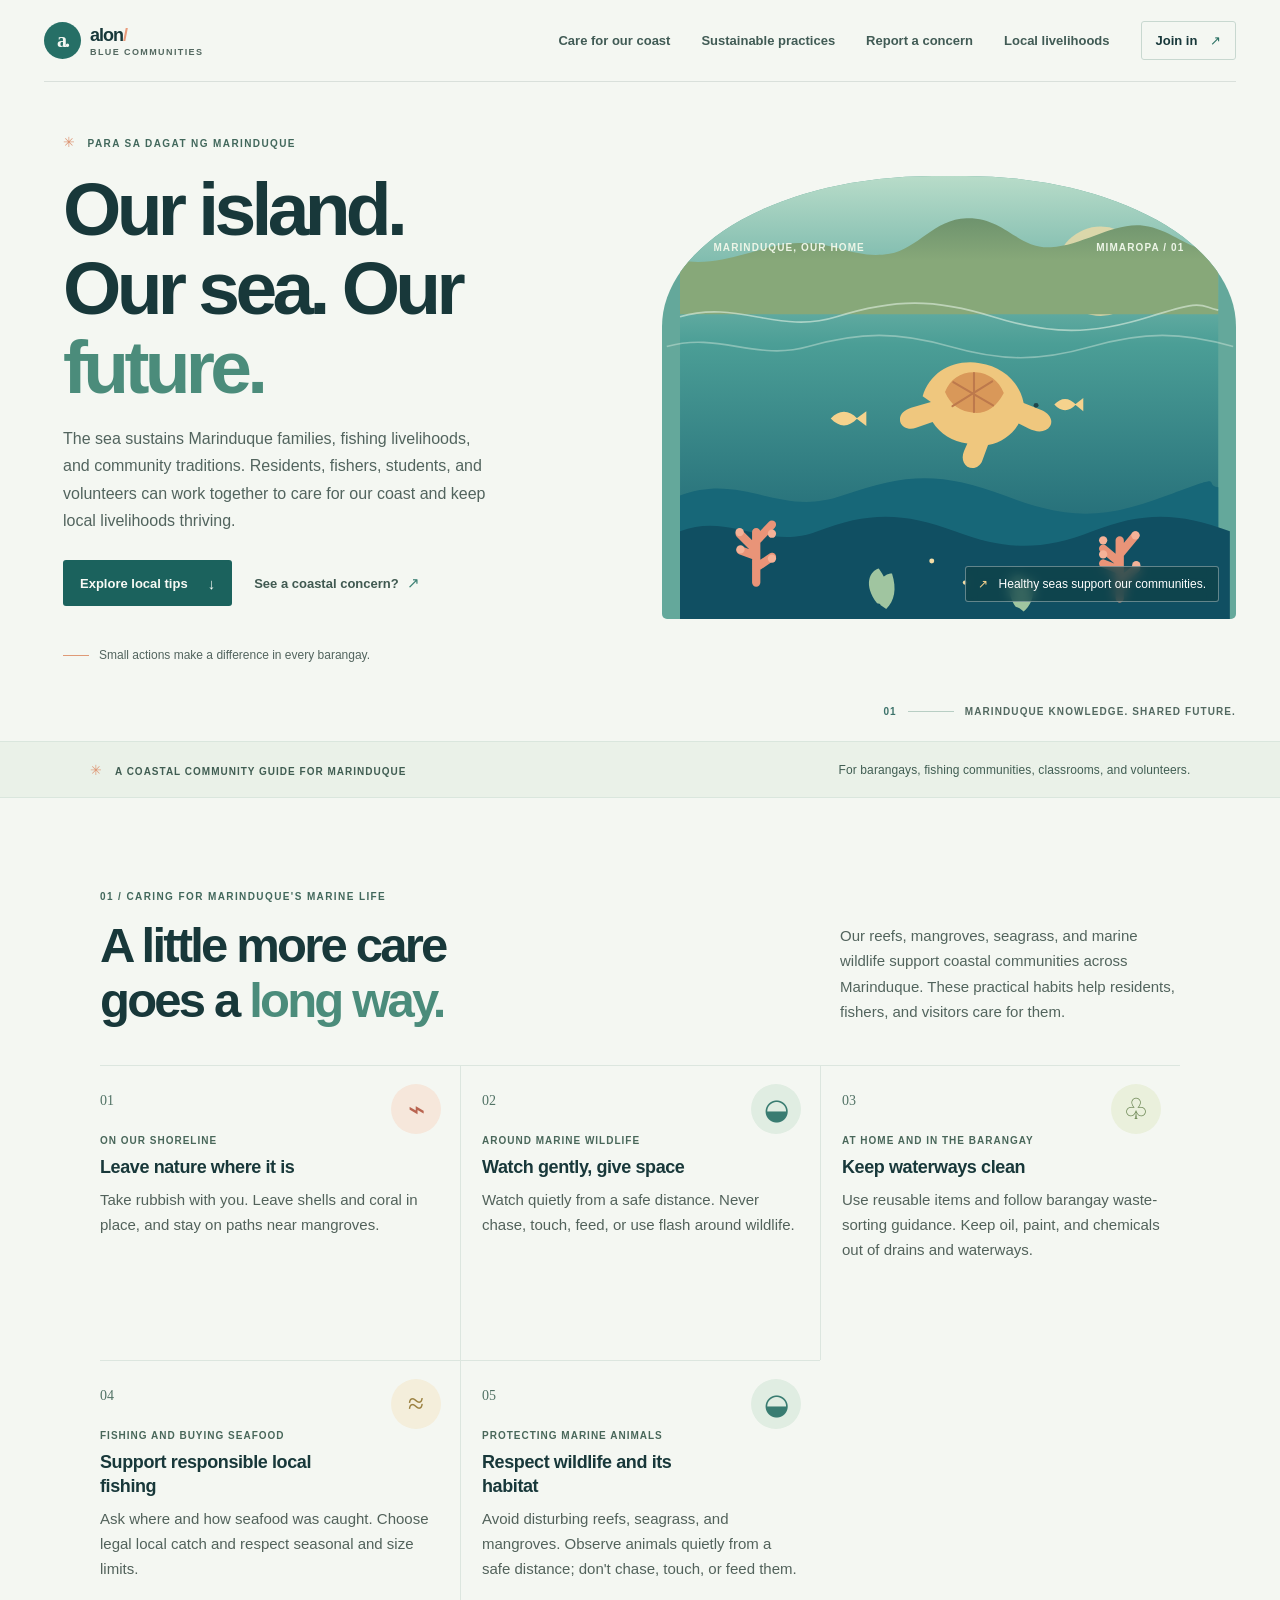
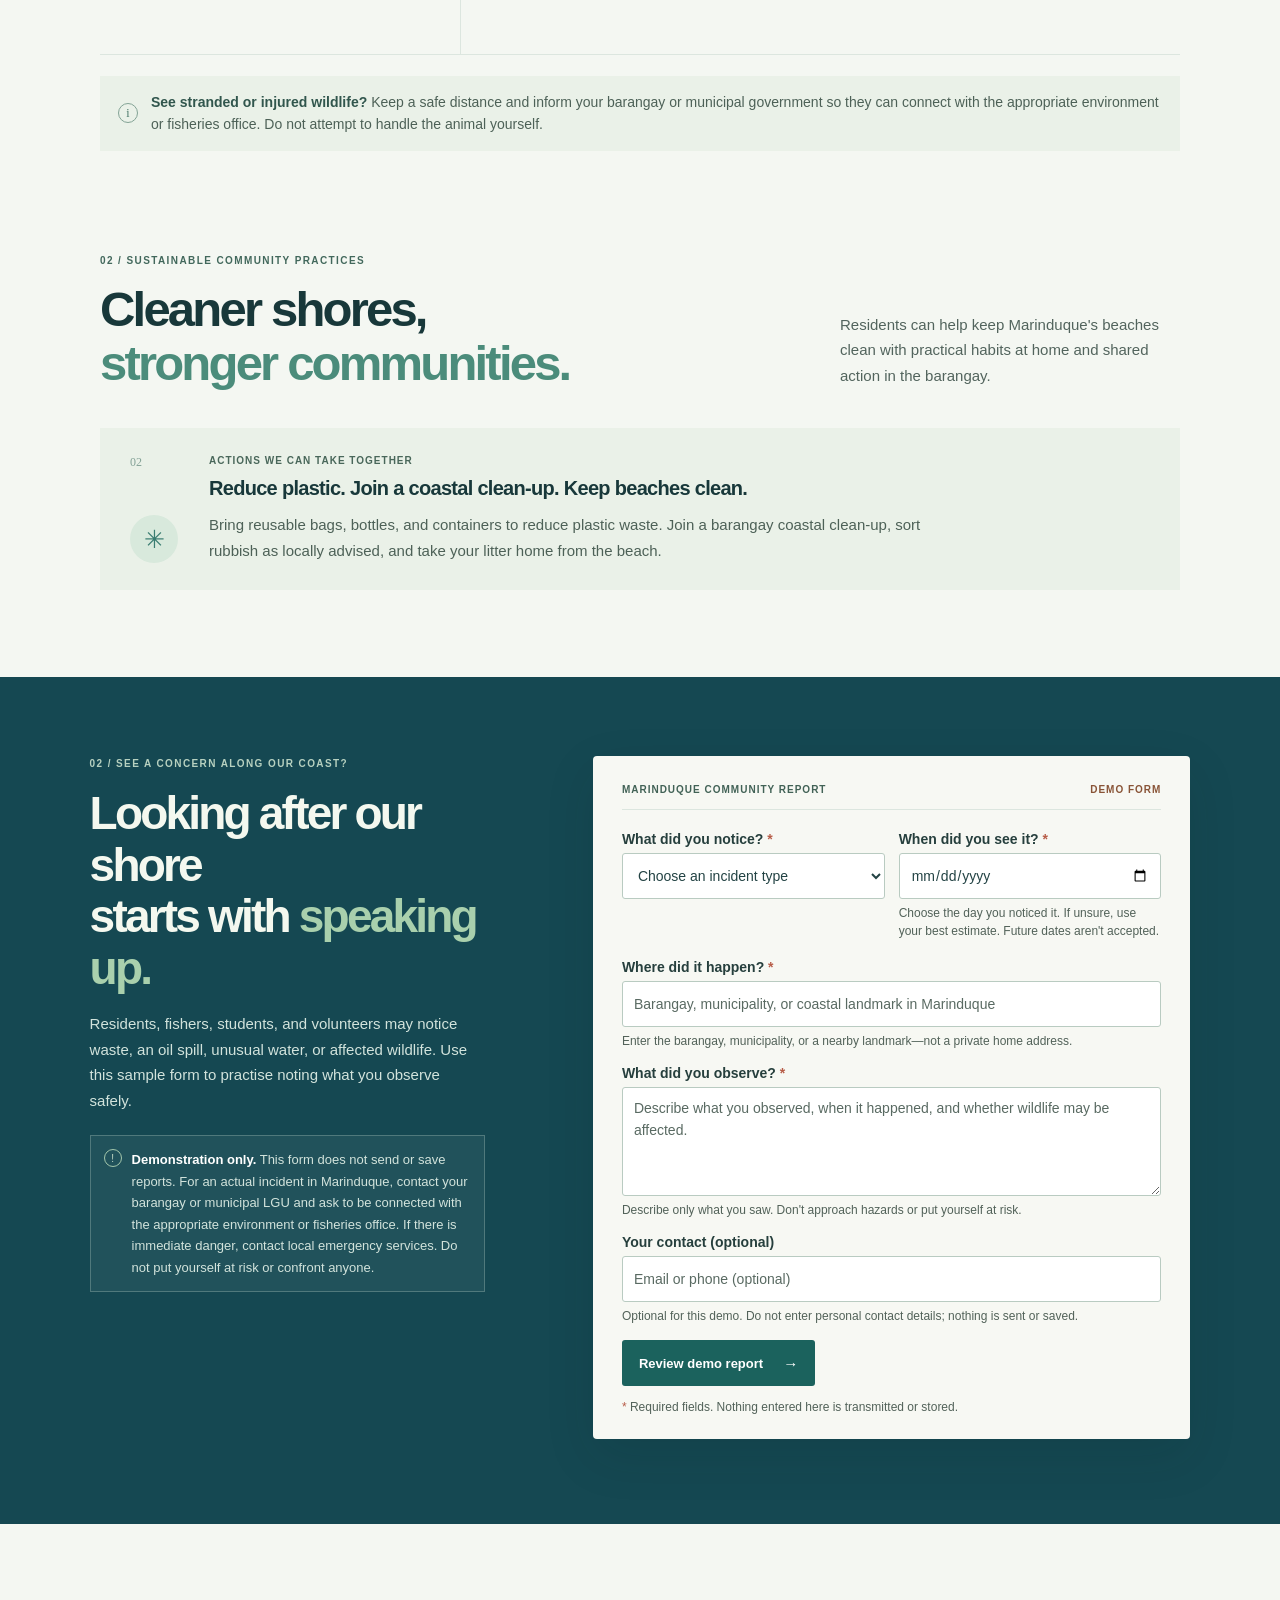
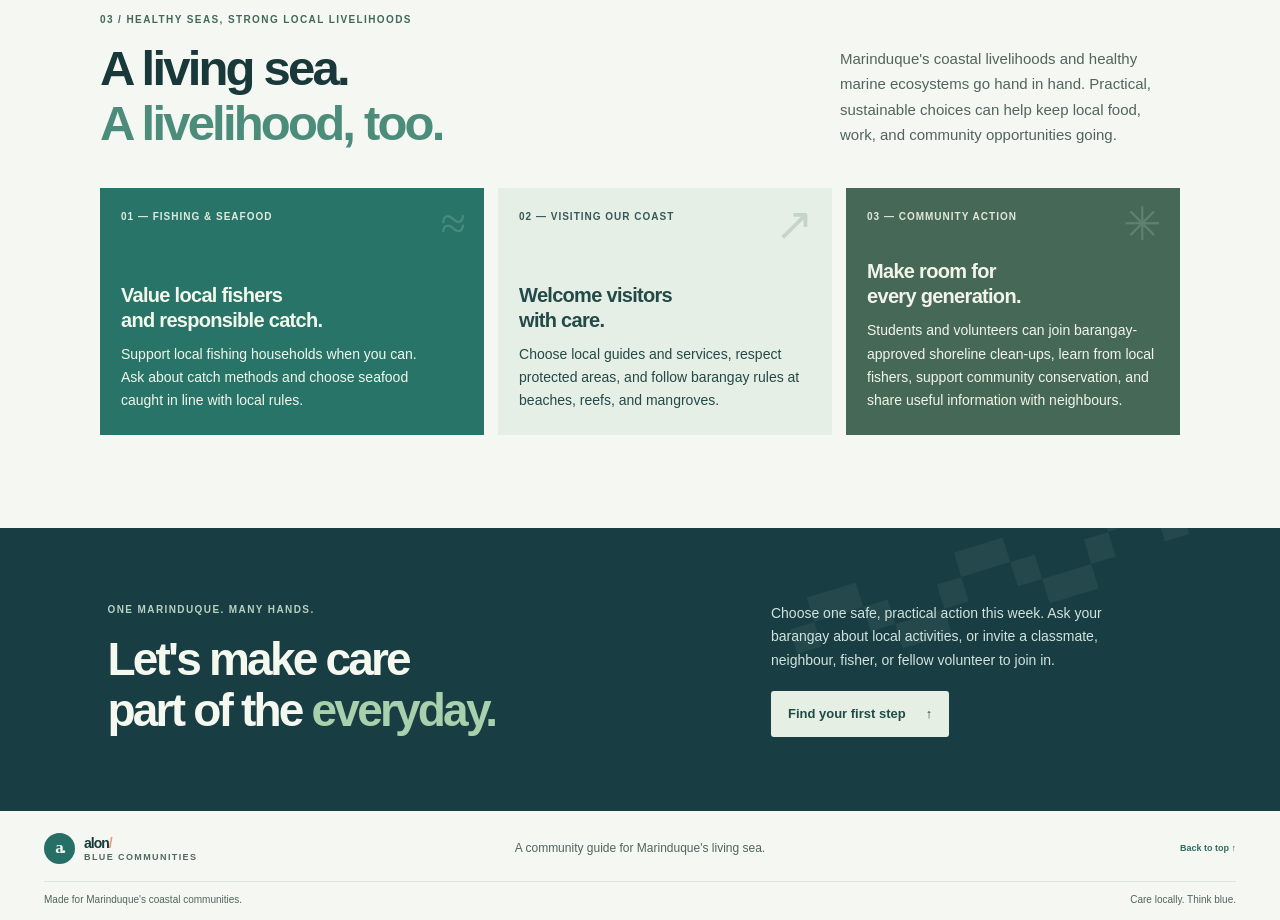
<file: index.html>
<!doctype html>
<html lang="en">
<head>
  <meta charset="utf-8">
  <meta name="viewport" content="width=device-width, initial-scale=1">
  <meta name="theme-color" content="#f4f7f2">
  <meta name="description" content="A practical guide for Marinduque coastal communities, fishers, students, and volunteers to care for marine life, report pollution, and support local livelihoods.">
  <title>Alon — Marinduque Coastal Communities</title>
  <link rel="stylesheet" href="style.css">
  <script src="script.js" defer></script>
</head>
<body>
  <a class="skip-link" href="#main">Skip to content</a>
  <header class="site-header">
    <a class="brand" href="#home" aria-label="Alon home">
      <span class="brand-symbol" aria-hidden="true">a.</span>
      <span>alon<span class="brand-period">/</span><small>BLUE COMMUNITIES</small></span>
    </a>
    <button class="menu-toggle" type="button" aria-expanded="false" aria-controls="primary-nav">
      <span class="menu-icon" aria-hidden="true"></span><span class="menu-label">Menu</span>
    </button>
    <nav class="primary-nav" id="primary-nav" aria-label="Main navigation">
      <a href="#conservation">Care for our coast</a>
      <a href="#sustainable-practices">Sustainable practices</a>
      <a href="#report">Report a concern</a>
      <a href="#blue-economy">Local livelihoods</a>
      <a class="nav-cta" href="#community">Join in <span aria-hidden="true">↗</span></a>
    </nav>
  </header>

  <main id="main">
    <section class="hero" id="home" aria-labelledby="hero-title">
      <div class="hero-copy">
        <p class="eyebrow"><span class="eyebrow-mark" aria-hidden="true">✳</span> PARA SA DAGAT NG MARINDUQUE</p>
        <h1 id="hero-title">Our island.<br>Our sea. Our <span>future.</span></h1>
        <p class="hero-intro">The sea sustains Marinduque families, fishing livelihoods, and community traditions. Residents, fishers, students, and volunteers can work together to care for our coast and keep local livelihoods thriving.</p>
        <div class="hero-actions">
          <a class="button button-dark" href="#conservation">Explore local tips <span aria-hidden="true">↓</span></a>
          <a class="button-text" href="#report">See a coastal concern? <span aria-hidden="true">↗</span></a>
        </div>
        <div class="hero-note"><span class="note-line" aria-hidden="true"></span> Small actions make a difference in every barangay.</div>
      </div>
      <div class="hero-visual" role="img" aria-label="Illustration of Marinduque island waters, a sea turtle, fish, and coral">
        <div class="visual-topline"><span>MARINDUQUE, OUR HOME</span><span>MIMAROPA / 01</span></div>
        <svg class="seascape" viewBox="0 0 650 535" aria-hidden="true" focusable="false">
          <defs>
            <linearGradient id="water" x1="325" y1="0" x2="325" y2="535" gradientUnits="userSpaceOnUse"><stop stop-color="#B8DCC9"/><stop offset=".38" stop-color="#4B9E96"/><stop offset="1" stop-color="#12566A"/></linearGradient>
            <linearGradient id="island" x1="325" y1="0" x2="325" y2="102" gradientUnits="userSpaceOnUse"><stop stop-color="#557E62"/><stop offset="1" stop-color="#87A879"/></linearGradient>
          </defs>
          <path fill="url(#water)" d="M0 0h650v535H0z"/>
          <circle cx="508" cy="115" r="54" fill="#F3DDA6" opacity=".75"/>
          <path d="M0 102c56 9 95-20 143-21 48-1 69 20 110 13 34-6 54-42 93-43 47-1 61 37 102 35 39-2 76-31 112-26 37 5 55 33 90 29v78H0v-65Z" fill="url(#island)"/>
          <path d="M0 170c70-21 119 22 189 0s119-22 189 0 119 22 189 0 59-13 83-8" fill="none" stroke="#E5F3E5" stroke-opacity=".58" stroke-width="2"/>
          <path d="M-16 206c63-18 108 18 171 0s108-18 171 0 108 18 171 0 108-18 171 0" fill="none" stroke="#E5F3E5" stroke-opacity=".4" stroke-width="2"/>
          <g transform="translate(262 223)">
            <path d="M31 43C40 13 69-2 100 3c28 4 48 23 53 48l22 9c9 4 14 12 10 19-5 8-16 8-26 3l-12-6c-8 14-21 23-37 26l-7 19c-3 8-11 11-18 7-6-4-7-12-4-19l4-9c-18-2-33-12-42-26l-20 7c-8 3-17 0-19-7-2-8 4-14 13-17l24-7Z" fill="#EFC77E"/>
            <path d="M58 38c6-16 20-25 37-24 16 1 28 10 34 25-9 17-21 25-36 24-16-1-28-9-35-25Z" fill="#D99859"/>
            <path d="M93 15v47m-25-36 48 28m-49 1 48-30" stroke="#BD794C" stroke-width="2.5" stroke-linecap="round"/>
            <circle cx="168" cy="54" r="3" fill="#20464B"/>
          </g>
          <g fill="#F5D28D"><path d="M182 293c10-11 22-11 32 0-10 11-22 11-32 0Zm31 0 12-9v18l-12-9Z"/><path d="M452 276c8-9 18-9 26 0-8 9-18 9-26 0Zm25 0 10-8v16l-10-8Z"/></g>
          <path d="M0 386c76-29 120 27 196 0s120-29 196 0 120 29 196 0 42-14 62-10v159H0V386Z" fill="#176778"/>
          <path d="M0 429c61-23 105 24 166 0s105-23 166 0 105 24 166 0 105-23 166 0v106H0V429Z" fill="#104F62"/>
          <g stroke="#E99478" stroke-width="10" stroke-linecap="round">
            <path d="M92 491v-61m0 22-20-20m20 9 19-20m-19 38-19-7m19 21 19-13"/>
            <path d="M531 510v-70m0 27-20-17m20 7 19-23m-19 42-20-8m20 22 20-16"/>
          </g>
          <g fill="#F5B298"><circle cx="72" cy="430" r="5"/><circle cx="111" cy="432" r="5"/><circle cx="73" cy="451" r="5"/><circle cx="111" cy="462" r="5"/><circle cx="511" cy="440" r="5"/><circle cx="550" cy="434" r="5"/><circle cx="511" cy="457" r="5"/><circle cx="551" cy="470" r="5"/></g>
          <g fill="#A0C5A0"><path d="M238 516c-17-22-9-39 2-42 12 16 14 30 7 44Zm4 2c-8-26 3-38 14-38 6 19 3 33-7 43Z"/><path d="M405 520c-14-23-6-37 5-39 9 16 9 29 0 41Zm5 2c-5-24 5-35 15-34 4 17 0 29-10 38Z"/></g>
          <circle cx="304" cy="465" r="3" fill="#F3DDA6"/><circle cx="344" cy="491" r="2.5" fill="#F3DDA6"/>
        </svg>
        <div class="visual-caption"><span aria-hidden="true">↗</span> Healthy seas support our communities.</div>
      </div>
      <div class="hero-index"><span>01</span><span class="index-rule"></span><span>MARINDUQUE KNOWLEDGE. SHARED FUTURE.</span></div>
    </section>

    <section class="intro-strip" aria-label="About this community guide">
      <p><span class="strip-star" aria-hidden="true">✳</span> A COASTAL COMMUNITY GUIDE FOR MARINDUQUE</p>
      <p>For barangays, fishing communities, classrooms, and volunteers.</p>
    </section>

    <section class="conservation section-pad" id="conservation" aria-labelledby="conservation-title">
      <div class="section-heading">
        <div><p class="eyebrow">01 / Caring for Marinduque's marine life</p><h2 id="conservation-title">A little more care<br>goes a <span>long way.</span></h2></div>
        <p class="heading-aside">Our reefs, mangroves, seagrass, and marine wildlife support coastal communities across Marinduque. These practical habits help residents, fishers, and visitors care for them.</p>
      </div>
      <div class="tip-grid">
        <article class="tip-card">
          <span class="tip-number">01</span><span class="tip-illustration coral-illustration" aria-hidden="true">⌁</span>
          <p class="tip-tag">ON OUR SHORELINE</p><h3>Leave nature where it is</h3>
          <p>Take rubbish with you. Leave shells and coral in place, and stay on paths near mangroves.</p>
        </article>
        <article class="tip-card">
          <span class="tip-number">02</span><span class="tip-illustration turtle-illustration" aria-hidden="true">◒</span>
          <p class="tip-tag">AROUND MARINE WILDLIFE</p><h3>Watch gently, give space</h3>
          <p>Watch quietly from a safe distance. Never chase, touch, feed, or use flash around wildlife.</p>
        </article>
        <article class="tip-card">
          <span class="tip-number">03</span><span class="tip-illustration mangrove-illustration" aria-hidden="true">♧</span>
          <p class="tip-tag">AT HOME AND IN THE BARANGAY</p><h3>Keep waterways clean</h3>
          <p>Use reusable items and follow barangay waste-sorting guidance. Keep oil, paint, and chemicals out of drains and waterways.</p>
        </article>
        <article class="tip-card">
          <span class="tip-number">04</span><span class="tip-illustration fish-illustration" aria-hidden="true">≈</span>
          <p class="tip-tag">FISHING AND BUYING SEAFOOD</p><h3>Support responsible local fishing</h3>
          <p>Ask where and how seafood was caught. Choose legal local catch and respect seasonal and size limits.</p>
        </article>
        <article class="tip-card">
          <span class="tip-number">05</span><span class="tip-illustration turtle-illustration" aria-hidden="true">◒</span>
          <p class="tip-tag">PROTECTING MARINE ANIMALS</p><h3>Respect wildlife and its habitat</h3>
          <p>Avoid disturbing reefs, seagrass, and mangroves. Observe animals quietly from a safe distance; don't chase, touch, or feed them.</p>
        </article>
      </div>
      <aside class="safety-note"><span class="safety-icon" aria-hidden="true">i</span><p><strong>See stranded or injured wildlife?</strong> Keep a safe distance and inform your barangay or municipal government so they can connect with the appropriate environment or fisheries office. Do not attempt to handle the animal yourself.</p></aside>
    </section>

    <section class="sustainable-practices section-pad" id="sustainable-practices" aria-labelledby="sustainable-title">
      <div class="section-heading">
        <div><p class="eyebrow">02 / Sustainable community practices</p><h2 id="sustainable-title">Cleaner shores,<br><span>stronger communities.</span></h2></div>
        <p class="heading-aside">Residents can help keep Marinduque's beaches clean with practical habits at home and shared action in the barangay.</p>
      </div>
      <article class="practice-feature">
        <span class="practice-number" aria-hidden="true">02</span>
        <div class="practice-icon" aria-hidden="true">✳</div>
        <div class="practice-copy">
          <p class="tip-tag">ACTIONS WE CAN TAKE TOGETHER</p>
          <h3>Reduce plastic. Join a coastal clean-up. Keep beaches clean.</h3>
          <p>Bring reusable bags, bottles, and containers to reduce plastic waste. Join a barangay coastal clean-up, sort rubbish as locally advised, and take your litter home from the beach.</p>
        </div>
      </article>
    </section>

    <section class="report-section" id="report" aria-labelledby="report-title">
      <div class="report-layout">
        <div class="report-copy">
          <p class="eyebrow eyebrow-light">02 / See a concern along our coast?</p>
          <h2 id="report-title">Looking after our shore<br>starts with <span>speaking up.</span></h2>
          <p>Residents, fishers, students, and volunteers may notice waste, an oil spill, unusual water, or affected wildlife. Use this sample form to practise noting what you observe safely.</p>
          <div class="report-disclaimer"><span aria-hidden="true">!</span><p><strong>Demonstration only.</strong> This form does not send or save reports. For an actual incident in Marinduque, contact your barangay or municipal LGU and ask to be connected with the appropriate environment or fisheries office. If there is immediate danger, contact local emergency services. Do not put yourself at risk or confront anyone.</p></div>
        </div>
        <form class="report-form" id="pollution-form" novalidate>
          <div class="form-heading"><span class="form-step">MARINDUQUE COMMUNITY REPORT</span><span class="form-demo">DEMO FORM</span></div>
          <div class="field-row">
            <div class="field">
              <label for="incident-type">What did you notice? <span aria-hidden="true">*</span></label>
              <select id="incident-type" name="incidentType" required aria-describedby="incident-type-error">
                <option value="">Choose an incident type</option>
                <option value="Plastic or solid waste">Plastic or solid waste</option>
                <option value="Oil or chemical spill">Oil or chemical spill</option>
                <option value="Wastewater or unusual discharge">Wastewater or unusual discharge</option>
                <option value="Fish or wildlife affected">Fish or wildlife affected</option>
                <option value="Other pollution concern">Other pollution concern</option>
              </select>
              <span class="field-error" id="incident-type-error"></span>
            </div>
            <div class="field">
              <label for="incident-date">When did you see it? <span aria-hidden="true">*</span></label>
              <input id="incident-date" name="incidentDate" type="date" required aria-describedby="incident-date-help incident-date-error">
              <span class="field-help" id="incident-date-help">Choose the day you noticed it. If unsure, use your best estimate. Future dates aren't accepted.</span>
              <span class="field-error" id="incident-date-error"></span>
            </div>
          </div>
          <div class="field">
            <label for="incident-location">Where did it happen? <span aria-hidden="true">*</span></label>
            <input id="incident-location" name="location" type="text" placeholder="Barangay, municipality, or coastal landmark in Marinduque" required minlength="3" maxlength="120" aria-describedby="incident-location-help incident-location-error">
            <span class="field-help" id="incident-location-help">Enter the barangay, municipality, or a nearby landmark—not a private home address.</span>
            <span class="field-error" id="incident-location-error"></span>
          </div>
          <div class="field">
            <label for="incident-details">What did you observe? <span aria-hidden="true">*</span></label>
            <textarea id="incident-details" name="details" rows="4" placeholder="Describe what you observed, when it happened, and whether wildlife may be affected." required minlength="10" maxlength="1000" aria-describedby="incident-details-help incident-details-error"></textarea>
            <span class="field-help" id="incident-details-help">Describe only what you saw. Don't approach hazards or put yourself at risk.</span>
            <span class="field-error" id="incident-details-error"></span>
          </div>
          <div class="field">
            <label for="reporter-contact">Your contact (optional)</label>
            <input id="reporter-contact" name="contact" type="text" maxlength="120" aria-describedby="contact-help" placeholder="Email or phone (optional)">
            <span class="field-help" id="contact-help">Optional for this demo. Do not enter personal contact details; nothing is sent or saved.</span>
          </div>
          <button class="button button-submit" type="submit">Review demo report <span aria-hidden="true">→</span></button>
          <p class="required-note"><span aria-hidden="true">*</span> Required fields. Nothing entered here is transmitted or stored.</p>
          <div class="form-status" id="form-status" role="status" aria-live="polite" tabindex="-1" hidden></div>
        </form>
      </div>
    </section>

    <section class="blue-economy section-pad" id="blue-economy" aria-labelledby="economy-title">
      <div class="section-heading">
        <div><p class="eyebrow">03 / Healthy seas, strong local livelihoods</p><h2 id="economy-title">A living sea.<br><span>A livelihood, too.</span></h2></div>
        <p class="heading-aside">Marinduque's coastal livelihoods and healthy marine ecosystems go hand in hand. Practical, sustainable choices can help keep local food, work, and community opportunities going.</p>
      </div>
      <div class="economy-grid">
        <article class="economy-card economy-main">
          <span class="economy-index">01 — FISHING & SEAFOOD</span><span class="economy-symbol" aria-hidden="true">≈</span>
          <h3>Value local fishers<br>and responsible catch.</h3><p>Support local fishing households when you can. Ask about catch methods and choose seafood caught in line with local rules.</p>
        </article>
        <article class="economy-card economy-tourism">
          <span class="economy-index">02 — VISITING OUR COAST</span><span class="economy-symbol" aria-hidden="true">↗</span>
          <h3>Welcome visitors<br>with care.</h3><p>Choose local guides and services, respect protected areas, and follow barangay rules at beaches, reefs, and mangroves.</p>
        </article>
        <article class="economy-card economy-community">
          <span class="economy-index">03 — COMMUNITY ACTION</span><span class="economy-symbol" aria-hidden="true">✳</span>
          <h3>Make room for<br>every generation.</h3><p>Students and volunteers can join barangay-approved shoreline clean-ups, learn from local fishers, support community conservation, and share useful information with neighbours.</p>
        </article>
      </div>
    </section>

    <section class="action-band" id="community" aria-labelledby="action-title">
      <div class="action-band-copy"><p class="eyebrow eyebrow-light">One Marinduque. Many hands.</p><h2 id="action-title">Let's make care<br>part of the <span>everyday.</span></h2></div>
      <div class="action-band-right"><p>Choose one safe, practical action this week. Ask your barangay about local activities, or invite a classmate, neighbour, fisher, or fellow volunteer to join in.</p><a class="button button-light" href="#conservation">Find your first step <span aria-hidden="true">↑</span></a></div>
      <span class="band-decoration" aria-hidden="true">〰</span>
    </section>
  </main>

  <footer class="site-footer">
    <a class="brand footer-brand" href="#home" aria-label="Alon, back to top"><span class="brand-symbol" aria-hidden="true">a.</span><span>alon<span class="brand-period">/</span><small>BLUE COMMUNITIES</small></span></a>
    <p>A community guide for Marinduque's living sea.</p>
    <a class="back-top" href="#home">Back to top ↑</a>
    <div class="footer-bottom"><span>Made for Marinduque's coastal communities.</span><span>Care locally. Think blue.</span></div>
  </footer>
</body>
</html>
</file>
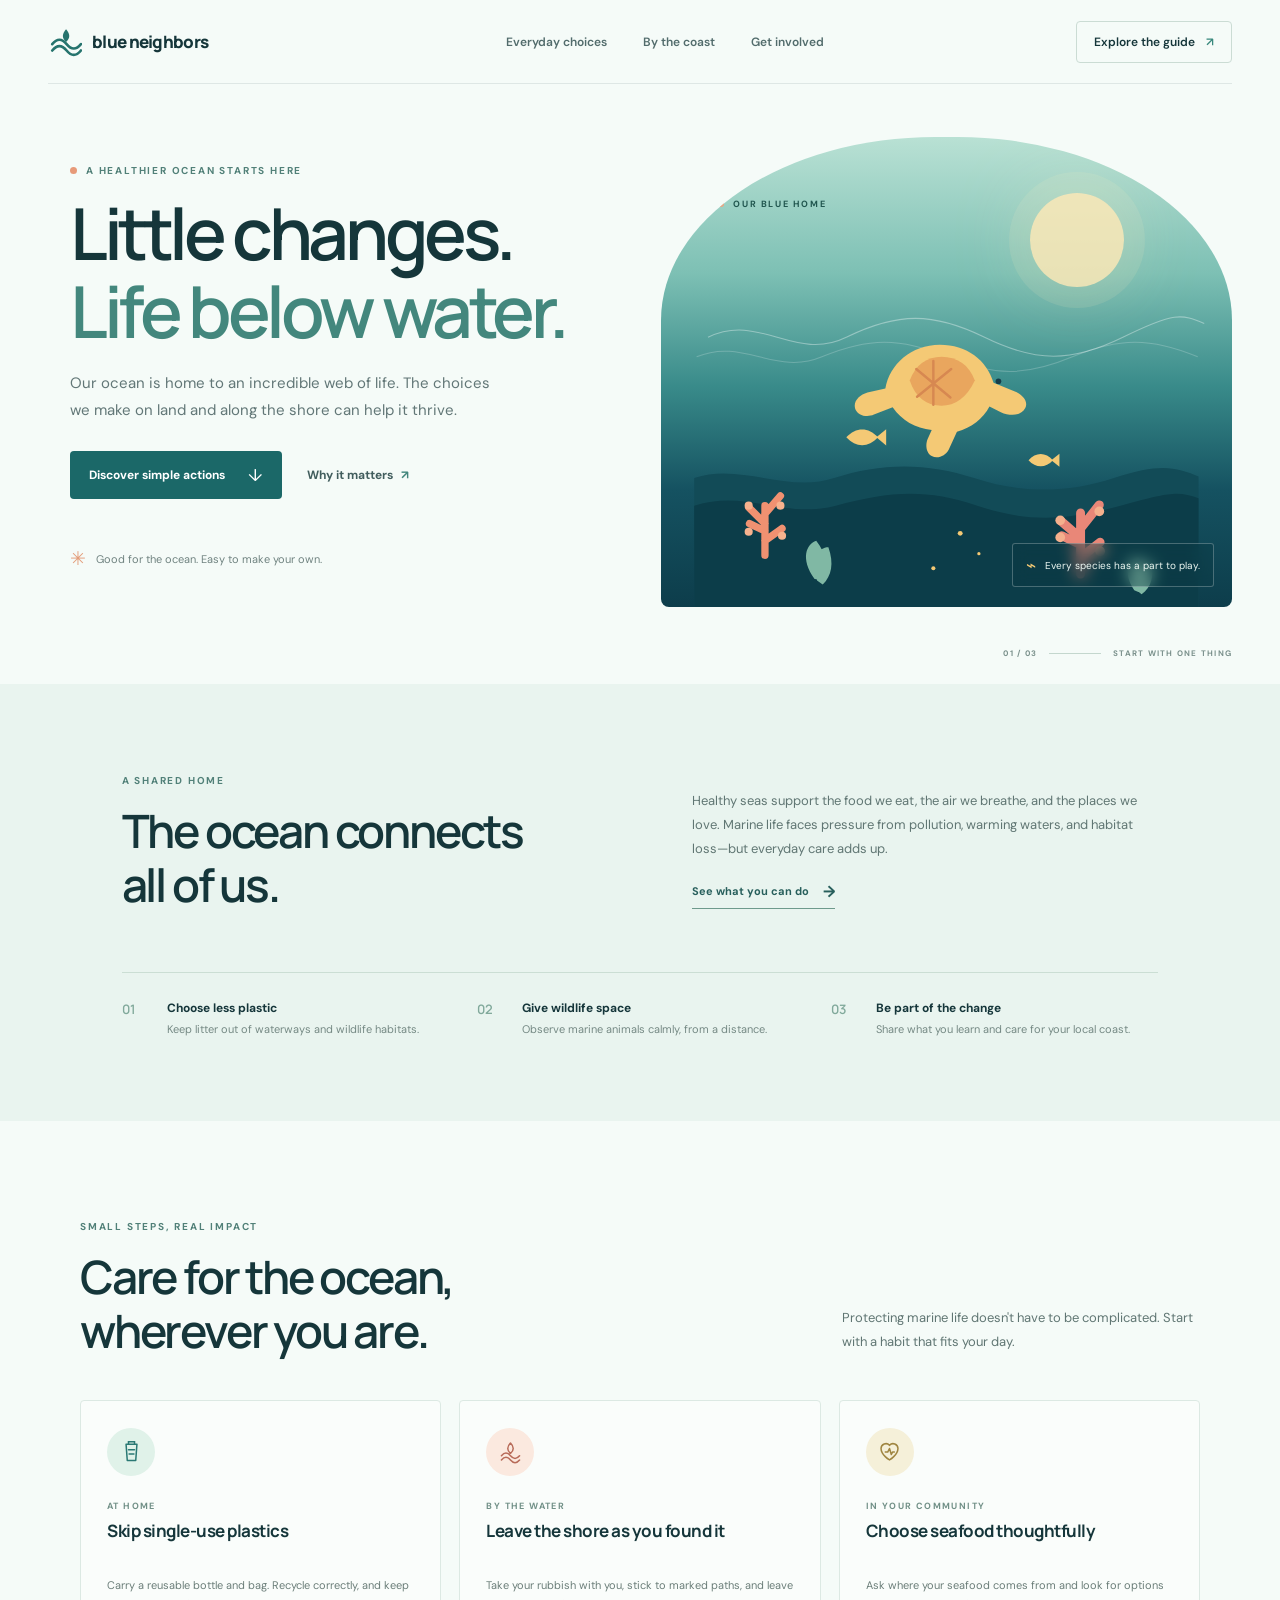
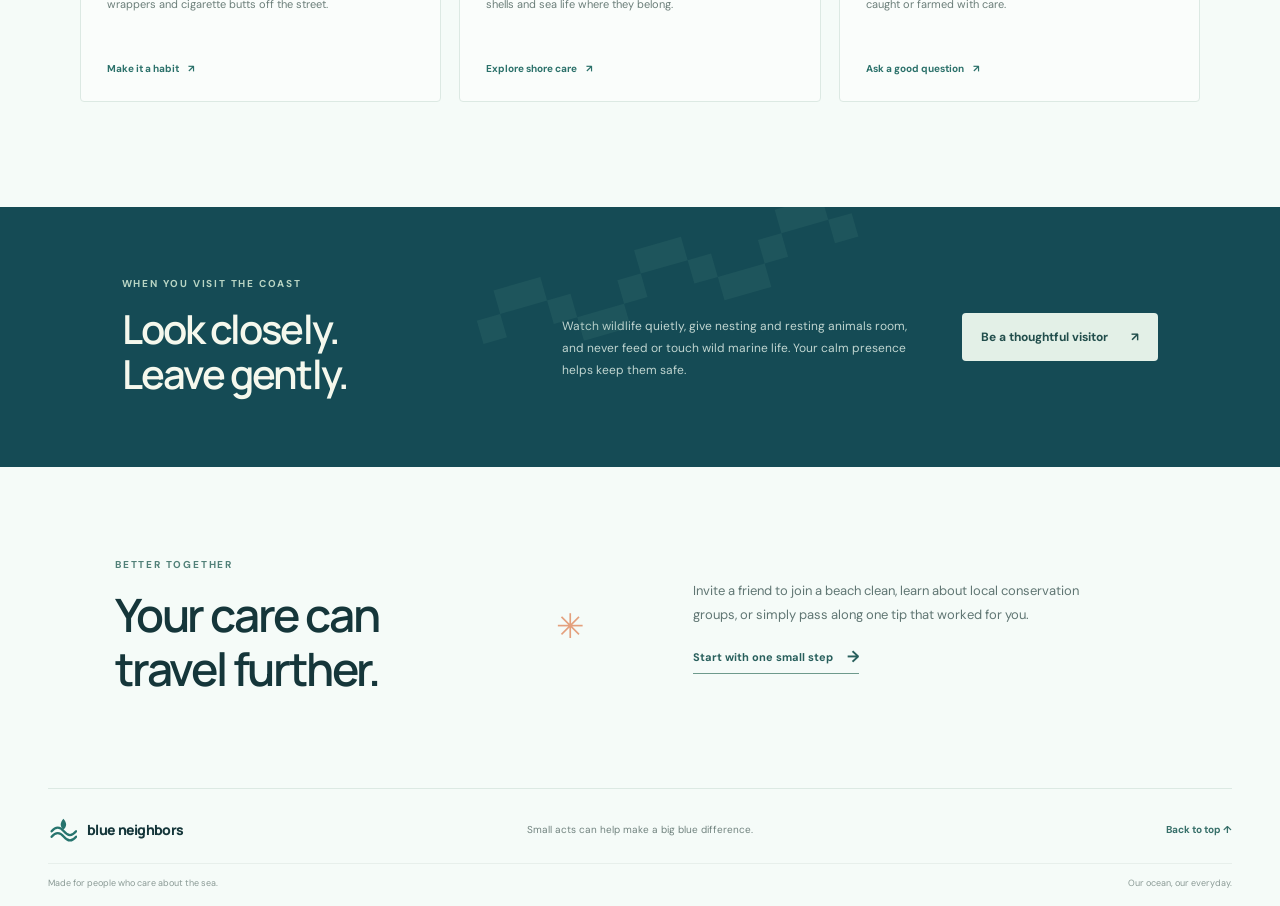
<file: outputs/task#2/index.html>
<!doctype html>
<html lang="en">
<head>
  <meta charset="utf-8">
  <meta name="viewport" content="width=device-width, initial-scale=1">
  <meta name="theme-color" content="#f5fbf8">
  <meta name="description" content="Simple everyday ways residents can help protect marine life and keep our coasts healthy.">
  <title>Blue Neighbors — Small acts, healthier seas</title>
  <link rel="preconnect" href="https://fonts.googleapis.com">
  <link rel="preconnect" href="https://fonts.gstatic.com" crossorigin>
  <link href="https://fonts.googleapis.com/css2?family=DM+Sans:wght@400;500;600;700&family=Manrope:wght@400;500;600;700;800&display=swap" rel="stylesheet">
  <link rel="stylesheet" href="style.css">
</head>
<body>
  <header class="site-header">
    <a class="brand" href="#" aria-label="Blue Neighbors home">
      <span class="brand-mark" aria-hidden="true">
        <svg viewBox="0 0 32 32" fill="none"><path d="M4 18c4.5-5.5 9-5.5 13.5 0S26.5 23.5 31 18M4 24c4.5-5.5 9-5.5 13.5 0S26.5 29.5 31 24" stroke="currentColor" stroke-width="2.5" stroke-linecap="round"/><path d="M17 4c-4 4.5-4 8.5 0 12 4-3.5 4-7.5 0-12Z" fill="currentColor"/></svg>
      </span>
      <span>blue neighbors</span>
    </a>
    <nav class="nav-links" aria-label="Main navigation">
      <a href="#everyday">Everyday choices</a>
      <a href="#coast">By the coast</a>
      <a href="#community">Get involved</a>
    </nav>
    <a class="header-cta" href="#everyday">Explore the guide <span aria-hidden="true">↗</span></a>
  </header>

  <main>
    <section class="hero" aria-labelledby="hero-title">
      <div class="hero-copy">
        <p class="eyebrow"><span class="eyebrow-dot"></span> A healthier ocean starts here</p>
        <h1 id="hero-title">Little changes.<br><span>Life below water.</span></h1>
        <p class="hero-intro">Our ocean is home to an incredible web of life. The choices we make on land and along the shore can help it thrive.</p>
        <div class="hero-actions">
          <a class="button button-primary" href="#everyday">Discover simple actions <span aria-hidden="true">↓</span></a>
          <a class="text-link" href="#why-it-matters">Why it matters <span aria-hidden="true">↗</span></a>
        </div>
        <div class="hero-note"><span class="note-icon" aria-hidden="true">✳</span><span>Good for the ocean. Easy to make your own.</span></div>
      </div>
      <div class="hero-art" role="img" aria-label="Illustration of a sea turtle swimming above a colorful coral reef">
        <div class="art-sun"></div>
        <div class="art-label"><span class="label-dot"></span> OUR BLUE HOME</div>
        <svg class="ocean-art" viewBox="0 0 620 520" fill="none" aria-hidden="true">
          <path class="current-line" d="M17 186c63-31 107 31 170 0s107-31 170 0 107 31 170 0 72-29 100-17"/>
          <path class="current-line second" d="M3 210c57-24 97 24 154 0s97-24 154 0 97 24 154 0 97-24 154 0"/>
          <g class="turtle">
            <path d="M235 249c5-30 32-54 67-54 33 0 58 19 66 47l27 11c9 4 16 12 12 20-5 10-19 10-30 5l-14-7c-8 15-22 26-40 31l-10 22c-4 8-14 12-21 8-7-4-8-14-5-21l5-11c-20-2-37-12-48-28l-23 9c-9 4-20 1-23-7-3-9 5-17 15-20l22-5Z" fill="#F4C975"/>
            <path d="M265 239c7-19 21-29 39-29 19 0 34 10 41 29-10 21-24 31-41 31-18 0-32-10-39-31Z" fill="#E9A65E"/>
            <path d="M294 215v54m-21-44 42 35m-41-1 42-34" stroke="#D78851" stroke-width="3" stroke-linecap="round"/>
            <circle cx="374" cy="240" r="3.5" fill="#163D49"/>
          </g>
          <path d="M0 359c57-19 115 19 172 0s115-19 172 0 115 19 172 0 77-13 104-2v163H0V359Z" fill="#124B57"/>
          <path d="M0 393c64-21 110 17 174 0s109-22 174 0 113 17 176 0 71-18 96-9v136H0V393Z" fill="#0C3D49"/>
          <g class="coral coral-one">
            <path d="M87 454v-61m0 22-20-20m20 8 19-22m-19 43-19-9m19 21 21-15" stroke="#F09171" stroke-width="9" stroke-linecap="round"/>
            <circle cx="67" cy="393" r="5" fill="#F7B28E"/><circle cx="106" cy="393" r="5" fill="#F7B28E"/><circle cx="67" cy="425" r="5" fill="#F7B28E"/><circle cx="108" cy="430" r="5" fill="#F7B28E"/>
          </g>
          <g class="coral coral-two">
            <path d="M475 477v-75m0 31-24-21m24 9 23-29m-23 49-23-11m23 27 24-19" stroke="#E98778" stroke-width="11" stroke-linecap="round"/>
            <circle cx="450" cy="411" r="6" fill="#F5B08D"/><circle cx="498" cy="400" r="6" fill="#F5B08D"/><circle cx="450" cy="432" r="6" fill="#F5B08D"/><circle cx="499" cy="449" r="6" fill="#F5B08D"/>
          </g>
          <g fill="#F4C975">
            <path d="M187 309c12-13 27-13 39 0-12 13-27 13-39 0Zm37 0 12-10v20l-12-10Z"/>
            <path d="M411 337c9-10 21-10 30 0-9 10-21 10-30 0Zm28 0 10-8v16l-10-8Z"/>
          </g>
          <g fill="#80B8A4"><path d="M148 483c-18-25-10-43 2-47 13 17 15 32 7 48Zm3 2c-9-28 2-41 14-41 7 20 4 35-7 46Z"/><path d="M541 497c-15-24-7-39 5-41 10 17 10 31 0 43Zm4 1c-6-25 5-37 16-36 5 18 1 31-11 40Z"/></g>
          <circle cx="327" cy="427" r="3" fill="#F4C975"/><circle cx="350" cy="452" r="2" fill="#F4C975"/><circle cx="294" cy="470" r="2.5" fill="#F4C975"/>
        </svg>
        <div class="art-caption"><span class="caption-icon" aria-hidden="true">⌁</span><span>Every species has a part to play.</span></div>
      </div>
      <div class="hero-bottom"><span>01 / 03</span><span class="bottom-rule"></span><span>START WITH ONE THING</span></div>
    </section>

    <section class="why-section" id="why-it-matters" aria-labelledby="why-title">
      <div class="section-heading">
        <p class="eyebrow">A shared home</p>
        <h2 id="why-title">The ocean connects<br>all of us.</h2>
      </div>
      <div class="why-copy">
        <p>Healthy seas support the food we eat, the air we breathe, and the places we love. Marine life faces pressure from pollution, warming waters, and habitat loss—but everyday care adds up.</p>
        <a class="underlined-link" href="#everyday">See what you can do <span aria-hidden="true">→</span></a>
      </div>
      <div class="stat-row">
        <article class="stat-card"><span class="stat-number">01</span><span class="stat-title">Choose less plastic</span><span class="stat-copy">Keep litter out of waterways and wildlife habitats.</span></article>
        <article class="stat-card"><span class="stat-number">02</span><span class="stat-title">Give wildlife space</span><span class="stat-copy">Observe marine animals calmly, from a distance.</span></article>
        <article class="stat-card"><span class="stat-number">03</span><span class="stat-title">Be part of the change</span><span class="stat-copy">Share what you learn and care for your local coast.</span></article>
      </div>
    </section>

    <section class="actions-section" id="everyday" aria-labelledby="actions-title">
      <div class="actions-top">
        <div><p class="eyebrow">Small steps, real impact</p><h2 id="actions-title">Care for the ocean,<br>wherever you are.</h2></div>
        <p>Protecting marine life doesn't have to be complicated. Start with a habit that fits your day.</p>
      </div>
      <div class="action-grid">
        <article class="action-card">
          <div class="action-icon icon-aqua" aria-hidden="true"><svg viewBox="0 0 48 48" fill="none"><path d="M15 12h18l-2 27H17l-2-27Z" stroke="currentColor" stroke-width="2.5" stroke-linejoin="round"/><path d="M19 12V8h10v4M19 21h10m-9 7h8" stroke="currentColor" stroke-width="2.5" stroke-linecap="round"/></svg></div>
          <p class="card-kicker">AT HOME</p><h3>Skip single-use plastics</h3>
          <p>Carry a reusable bottle and bag. Recycle correctly, and keep wrappers and cigarette butts off the street.</p>
          <a href="#community" aria-label="Learn more about reducing plastic">Make it a habit <span aria-hidden="true">↗</span></a>
        </article>
        <article class="action-card">
          <div class="action-icon icon-coral" aria-hidden="true"><svg viewBox="0 0 48 48" fill="none"><path d="M9 31c5-6 10-6 15 0s10 6 15 0M9 38c5-6 10-6 15 0s10 6 15 0M24 10c-6 6-6 12 0 17 6-5 6-11 0-17Z" stroke="currentColor" stroke-width="2.5" stroke-linecap="round" stroke-linejoin="round"/></svg></div>
          <p class="card-kicker">BY THE WATER</p><h3>Leave the shore as you found it</h3>
          <p>Take your rubbish with you, stick to marked paths, and leave shells and sea life where they belong.</p>
          <a href="#coast" aria-label="Learn how to care for the coast">Explore shore care <span aria-hidden="true">↗</span></a>
        </article>
        <article class="action-card">
          <div class="action-icon icon-yellow" aria-hidden="true"><svg viewBox="0 0 48 48" fill="none"><path d="M24 38s-14-8.4-14-19a8 8 0 0 1 14-5.2A8 8 0 0 1 38 19c0 10.6-14 19-14 19Z" stroke="currentColor" stroke-width="2.5" stroke-linecap="round" stroke-linejoin="round"/><path d="M17 25h4l3-6 3 10 2-4h3" stroke="currentColor" stroke-width="2.5" stroke-linecap="round" stroke-linejoin="round"/></svg></div>
          <p class="card-kicker">IN YOUR COMMUNITY</p><h3>Choose seafood thoughtfully</h3>
          <p>Ask where your seafood comes from and look for options caught or farmed with care.</p>
          <a href="#community" aria-label="Learn more about making thoughtful choices">Ask a good question <span aria-hidden="true">↗</span></a>
        </article>
      </div>
    </section>

    <section class="coast-banner" id="coast" aria-labelledby="coast-title">
      <div class="coast-decoration" aria-hidden="true">〰</div>
      <div><p class="eyebrow">When you visit the coast</p><h2 id="coast-title">Look closely.<br>Leave gently.</h2></div>
      <p>Watch wildlife quietly, give nesting and resting animals room, and never feed or touch wild marine life. Your calm presence helps keep them safe.</p>
      <a class="button button-light" href="#community">Be a thoughtful visitor <span aria-hidden="true">↗</span></a>
    </section>

    <section class="community-section" id="community" aria-labelledby="community-title">
      <div class="community-mark" aria-hidden="true">✳</div>
      <div><p class="eyebrow">Better together</p><h2 id="community-title">Your care can<br>travel further.</h2></div>
      <div class="community-copy"><p>Invite a friend to join a beach clean, learn about local conservation groups, or simply pass along one tip that worked for you.</p><a class="underlined-link" href="#everyday">Start with one small step <span aria-hidden="true">→</span></a></div>
    </section>
  </main>

  <footer class="site-footer">
    <a class="brand footer-brand" href="#" aria-label="Blue Neighbors home">
      <span class="brand-mark" aria-hidden="true"><svg viewBox="0 0 32 32" fill="none"><path d="M4 18c4.5-5.5 9-5.5 13.5 0S26.5 23.5 31 18M4 24c4.5-5.5 9-5.5 13.5 0S26.5 29.5 31 24" stroke="currentColor" stroke-width="2.5" stroke-linecap="round"/><path d="M17 4c-4 4.5-4 8.5 0 12 4-3.5 4-7.5 0-12Z" fill="currentColor"/></svg></span>
      <span>blue neighbors</span>
    </a>
    <p>Small acts can help make a big blue difference.</p>
    <a class="back-top" href="#" aria-label="Back to top">Back to top ↑</a>
    <div class="footer-bottom"><span>Made for people who care about the sea.</span><span>Our ocean, our everyday.</span></div>
  </footer>
</body>
</html>
</file>
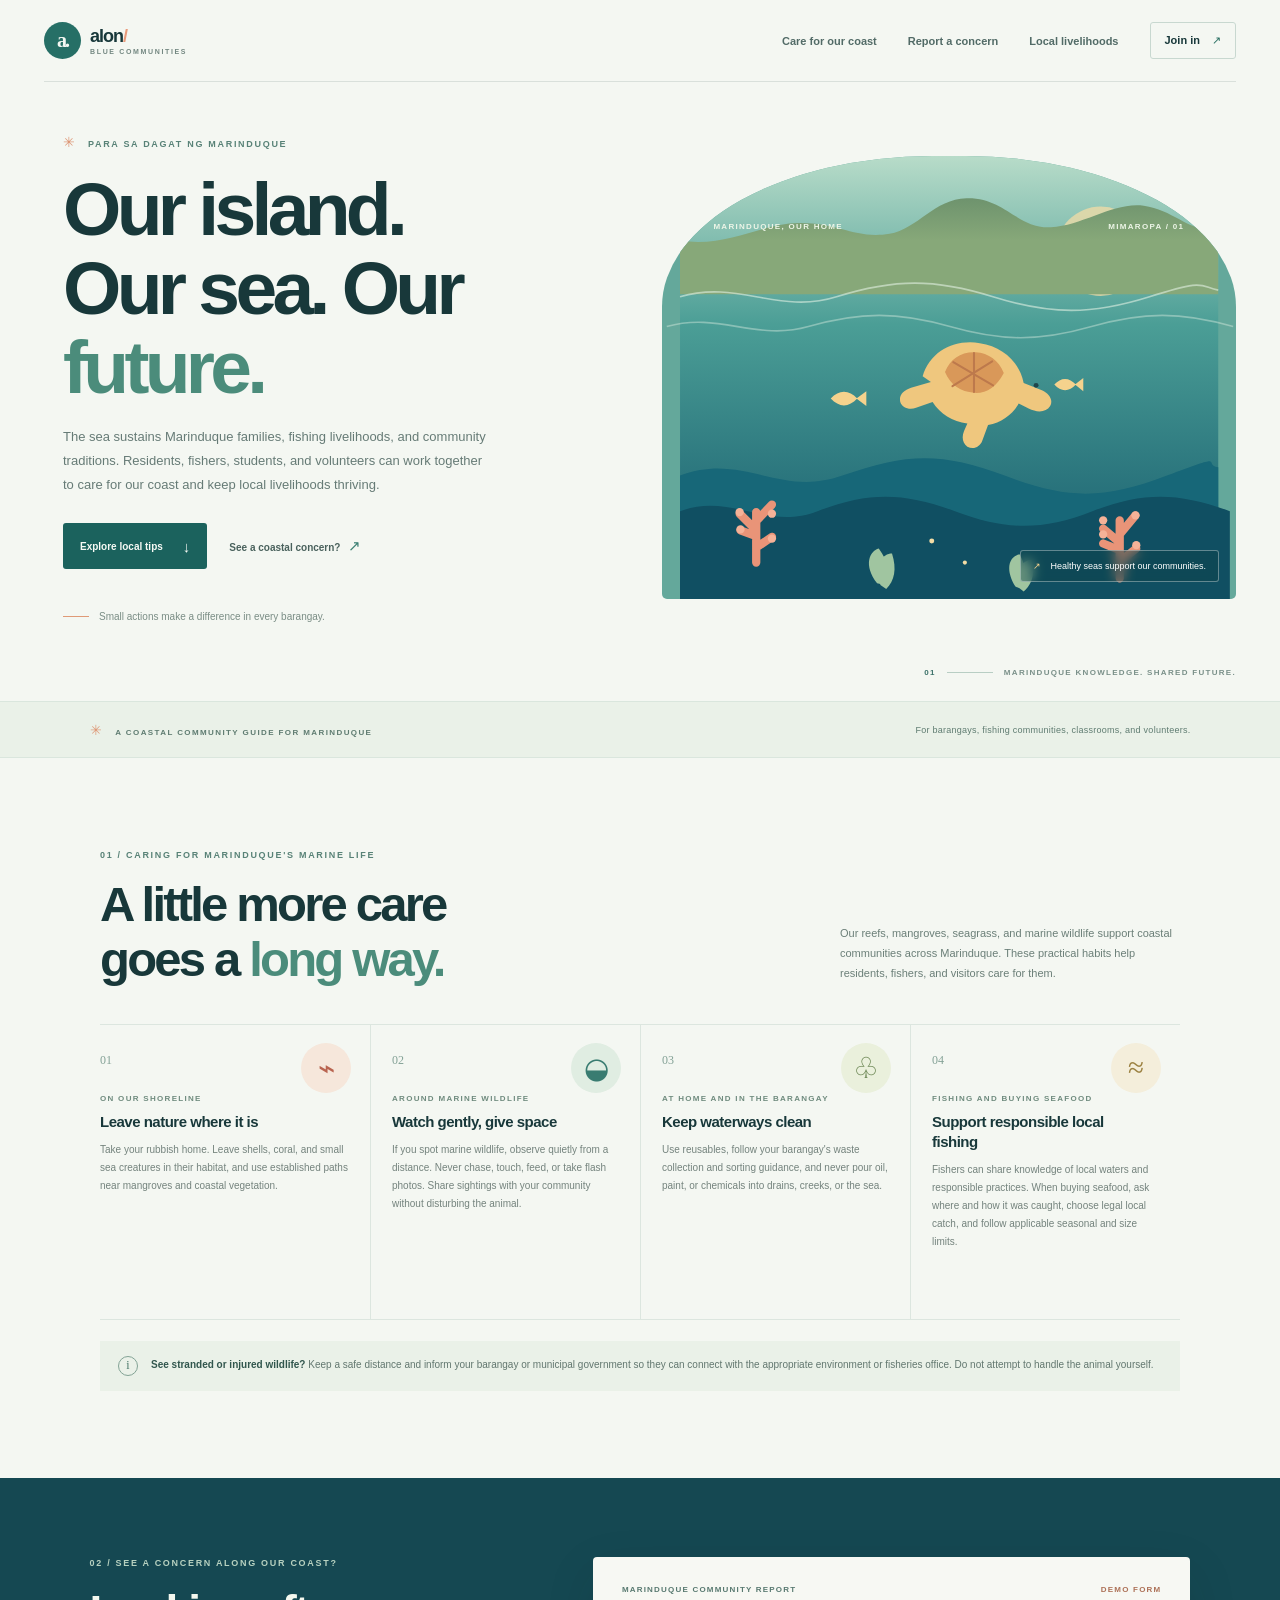
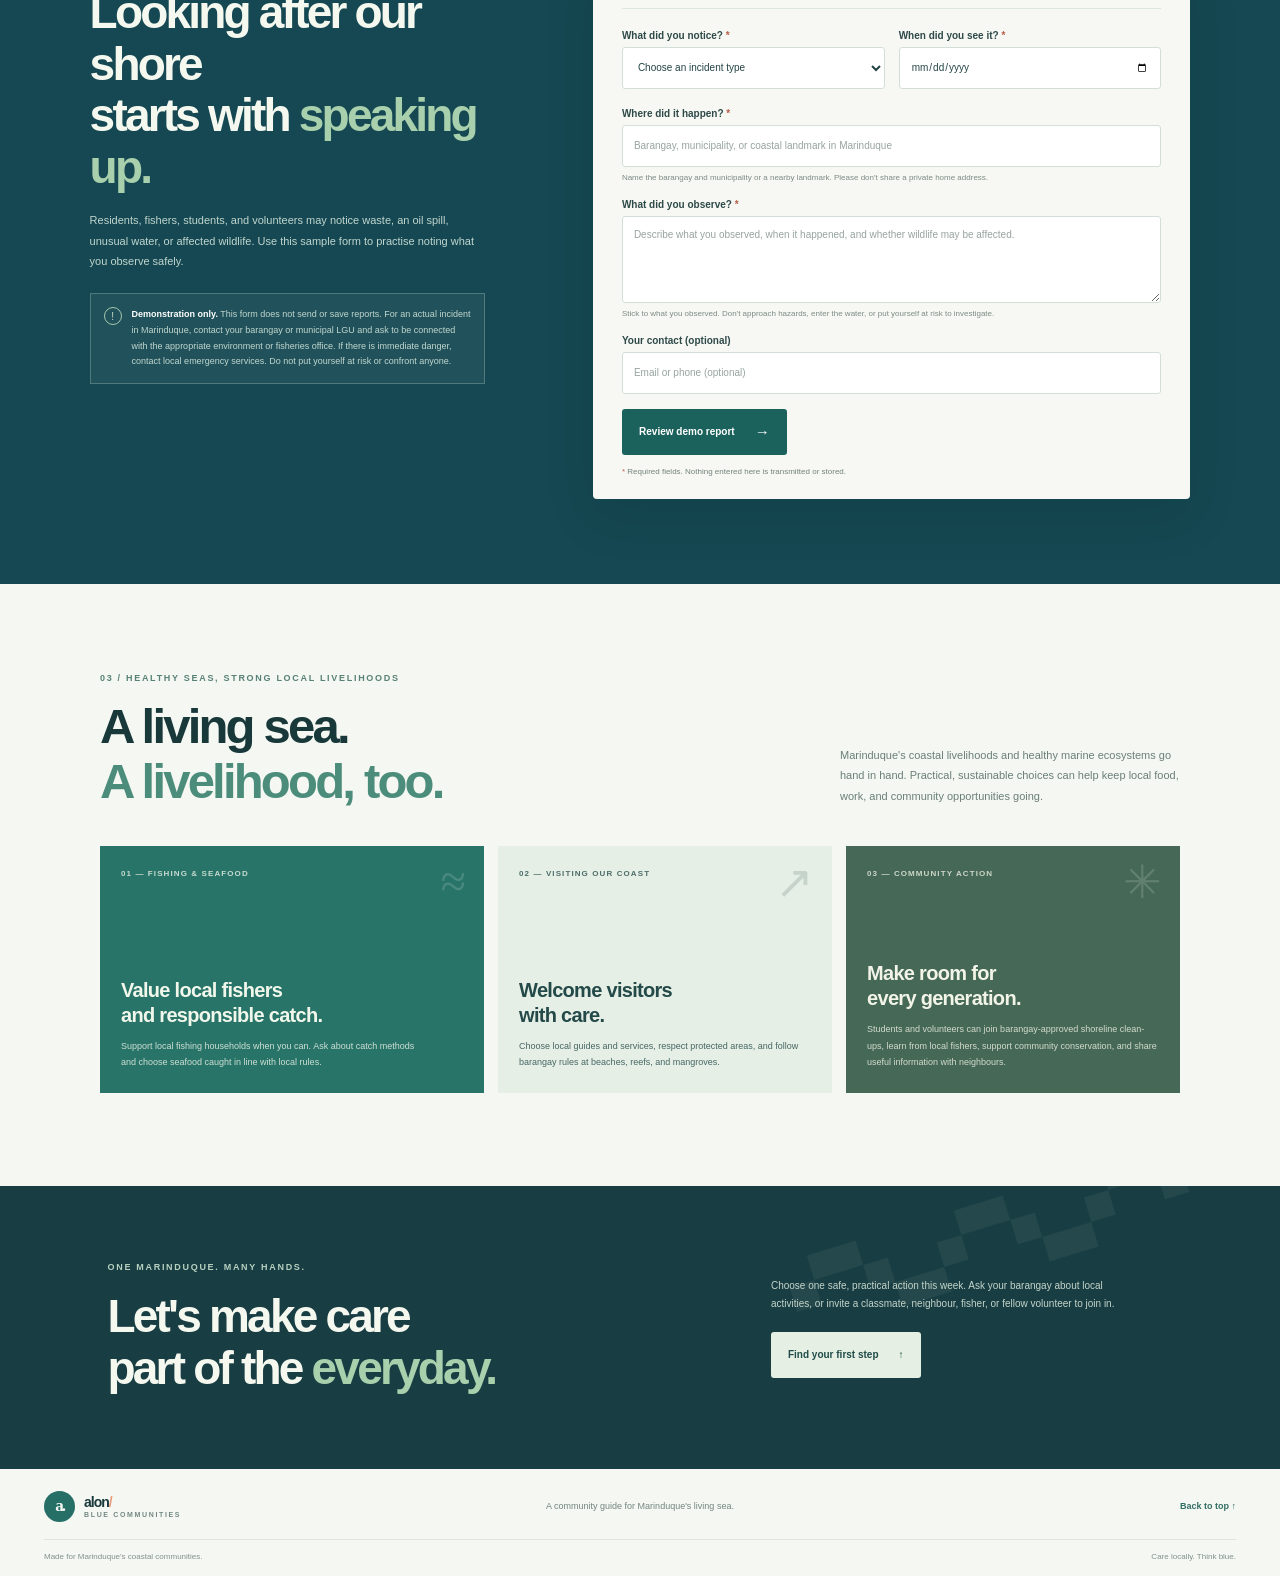
<file: outputs/task#3/index.html>
<!doctype html>
<html lang="en">
<head>
  <meta charset="utf-8">
  <meta name="viewport" content="width=device-width, initial-scale=1">
  <meta name="theme-color" content="#f4f7f2">
  <meta name="description" content="A practical guide for Marinduque coastal communities, fishers, students, and volunteers to care for marine life, report pollution, and support local livelihoods.">
  <title>Alon — Marinduque Coastal Communities</title>
  <link rel="stylesheet" href="style.css">
  <script src="script.js" defer></script>
</head>
<body>
  <a class="skip-link" href="#main">Skip to content</a>
  <header class="site-header">
    <a class="brand" href="#home" aria-label="Alon home">
      <span class="brand-symbol" aria-hidden="true">a.</span>
      <span>alon<span class="brand-period">/</span><small>BLUE COMMUNITIES</small></span>
    </a>
    <button class="menu-toggle" type="button" aria-expanded="false" aria-controls="primary-nav">
      <span class="menu-icon" aria-hidden="true"></span><span class="menu-label">Menu</span>
    </button>
    <nav class="primary-nav" id="primary-nav" aria-label="Main navigation">
      <a href="#conservation">Care for our coast</a>
      <a href="#report">Report a concern</a>
      <a href="#blue-economy">Local livelihoods</a>
      <a class="nav-cta" href="#community">Join in <span aria-hidden="true">↗</span></a>
    </nav>
  </header>

  <main id="main">
    <section class="hero" id="home" aria-labelledby="hero-title">
      <div class="hero-copy">
        <p class="eyebrow"><span class="eyebrow-mark" aria-hidden="true">✳</span> PARA SA DAGAT NG MARINDUQUE</p>
        <h1 id="hero-title">Our island.<br>Our sea. Our <span>future.</span></h1>
        <p class="hero-intro">The sea sustains Marinduque families, fishing livelihoods, and community traditions. Residents, fishers, students, and volunteers can work together to care for our coast and keep local livelihoods thriving.</p>
        <div class="hero-actions">
          <a class="button button-dark" href="#conservation">Explore local tips <span aria-hidden="true">↓</span></a>
          <a class="button-text" href="#report">See a coastal concern? <span aria-hidden="true">↗</span></a>
        </div>
        <div class="hero-note"><span class="note-line" aria-hidden="true"></span> Small actions make a difference in every barangay.</div>
      </div>
      <div class="hero-visual" role="img" aria-label="Illustration of Marinduque island waters, a sea turtle, fish, and coral">
        <div class="visual-topline"><span>MARINDUQUE, OUR HOME</span><span>MIMAROPA / 01</span></div>
        <svg class="seascape" viewBox="0 0 650 535" aria-hidden="true" focusable="false">
          <defs>
            <linearGradient id="water" x1="325" y1="0" x2="325" y2="535" gradientUnits="userSpaceOnUse"><stop stop-color="#B8DCC9"/><stop offset=".38" stop-color="#4B9E96"/><stop offset="1" stop-color="#12566A"/></linearGradient>
            <linearGradient id="island" x1="325" y1="0" x2="325" y2="102" gradientUnits="userSpaceOnUse"><stop stop-color="#557E62"/><stop offset="1" stop-color="#87A879"/></linearGradient>
          </defs>
          <path fill="url(#water)" d="M0 0h650v535H0z"/>
          <circle cx="508" cy="115" r="54" fill="#F3DDA6" opacity=".75"/>
          <path d="M0 102c56 9 95-20 143-21 48-1 69 20 110 13 34-6 54-42 93-43 47-1 61 37 102 35 39-2 76-31 112-26 37 5 55 33 90 29v78H0v-65Z" fill="url(#island)"/>
          <path d="M0 170c70-21 119 22 189 0s119-22 189 0 119 22 189 0 59-13 83-8" fill="none" stroke="#E5F3E5" stroke-opacity=".58" stroke-width="2"/>
          <path d="M-16 206c63-18 108 18 171 0s108-18 171 0 108 18 171 0 108-18 171 0" fill="none" stroke="#E5F3E5" stroke-opacity=".4" stroke-width="2"/>
          <g transform="translate(262 223)">
            <path d="M31 43C40 13 69-2 100 3c28 4 48 23 53 48l22 9c9 4 14 12 10 19-5 8-16 8-26 3l-12-6c-8 14-21 23-37 26l-7 19c-3 8-11 11-18 7-6-4-7-12-4-19l4-9c-18-2-33-12-42-26l-20 7c-8 3-17 0-19-7-2-8 4-14 13-17l24-7Z" fill="#EFC77E"/>
            <path d="M58 38c6-16 20-25 37-24 16 1 28 10 34 25-9 17-21 25-36 24-16-1-28-9-35-25Z" fill="#D99859"/>
            <path d="M93 15v47m-25-36 48 28m-49 1 48-30" stroke="#BD794C" stroke-width="2.5" stroke-linecap="round"/>
            <circle cx="168" cy="54" r="3" fill="#20464B"/>
          </g>
          <g fill="#F5D28D"><path d="M182 293c10-11 22-11 32 0-10 11-22 11-32 0Zm31 0 12-9v18l-12-9Z"/><path d="M452 276c8-9 18-9 26 0-8 9-18 9-26 0Zm25 0 10-8v16l-10-8Z"/></g>
          <path d="M0 386c76-29 120 27 196 0s120-29 196 0 120 29 196 0 42-14 62-10v159H0V386Z" fill="#176778"/>
          <path d="M0 429c61-23 105 24 166 0s105-23 166 0 105 24 166 0 105-23 166 0v106H0V429Z" fill="#104F62"/>
          <g stroke="#E99478" stroke-width="10" stroke-linecap="round">
            <path d="M92 491v-61m0 22-20-20m20 9 19-20m-19 38-19-7m19 21 19-13"/>
            <path d="M531 510v-70m0 27-20-17m20 7 19-23m-19 42-20-8m20 22 20-16"/>
          </g>
          <g fill="#F5B298"><circle cx="72" cy="430" r="5"/><circle cx="111" cy="432" r="5"/><circle cx="73" cy="451" r="5"/><circle cx="111" cy="462" r="5"/><circle cx="511" cy="440" r="5"/><circle cx="550" cy="434" r="5"/><circle cx="511" cy="457" r="5"/><circle cx="551" cy="470" r="5"/></g>
          <g fill="#A0C5A0"><path d="M238 516c-17-22-9-39 2-42 12 16 14 30 7 44Zm4 2c-8-26 3-38 14-38 6 19 3 33-7 43Z"/><path d="M405 520c-14-23-6-37 5-39 9 16 9 29 0 41Zm5 2c-5-24 5-35 15-34 4 17 0 29-10 38Z"/></g>
          <circle cx="304" cy="465" r="3" fill="#F3DDA6"/><circle cx="344" cy="491" r="2.5" fill="#F3DDA6"/>
        </svg>
        <div class="visual-caption"><span aria-hidden="true">↗</span> Healthy seas support our communities.</div>
      </div>
      <div class="hero-index"><span>01</span><span class="index-rule"></span><span>MARINDUQUE KNOWLEDGE. SHARED FUTURE.</span></div>
    </section>

    <section class="intro-strip" aria-label="About this community guide">
      <p><span class="strip-star" aria-hidden="true">✳</span> A COASTAL COMMUNITY GUIDE FOR MARINDUQUE</p>
      <p>For barangays, fishing communities, classrooms, and volunteers.</p>
    </section>

    <section class="conservation section-pad" id="conservation" aria-labelledby="conservation-title">
      <div class="section-heading">
        <div><p class="eyebrow">01 / Caring for Marinduque's marine life</p><h2 id="conservation-title">A little more care<br>goes a <span>long way.</span></h2></div>
        <p class="heading-aside">Our reefs, mangroves, seagrass, and marine wildlife support coastal communities across Marinduque. These practical habits help residents, fishers, and visitors care for them.</p>
      </div>
      <div class="tip-grid">
        <article class="tip-card">
          <span class="tip-number">01</span><span class="tip-illustration coral-illustration" aria-hidden="true">⌁</span>
          <p class="tip-tag">ON OUR SHORELINE</p><h3>Leave nature where it is</h3>
          <p>Take your rubbish home. Leave shells, coral, and small sea creatures in their habitat, and use established paths near mangroves and coastal vegetation.</p>
        </article>
        <article class="tip-card">
          <span class="tip-number">02</span><span class="tip-illustration turtle-illustration" aria-hidden="true">◒</span>
          <p class="tip-tag">AROUND MARINE WILDLIFE</p><h3>Watch gently, give space</h3>
          <p>If you spot marine wildlife, observe quietly from a distance. Never chase, touch, feed, or take flash photos. Share sightings with your community without disturbing the animal.</p>
        </article>
        <article class="tip-card">
          <span class="tip-number">03</span><span class="tip-illustration mangrove-illustration" aria-hidden="true">♧</span>
          <p class="tip-tag">AT HOME AND IN THE BARANGAY</p><h3>Keep waterways clean</h3>
          <p>Use reusables, follow your barangay's waste collection and sorting guidance, and never pour oil, paint, or chemicals into drains, creeks, or the sea.</p>
        </article>
        <article class="tip-card">
          <span class="tip-number">04</span><span class="tip-illustration fish-illustration" aria-hidden="true">≈</span>
          <p class="tip-tag">FISHING AND BUYING SEAFOOD</p><h3>Support responsible local fishing</h3>
          <p>Fishers can share knowledge of local waters and responsible practices. When buying seafood, ask where and how it was caught, choose legal local catch, and follow applicable seasonal and size limits.</p>
        </article>
      </div>
      <aside class="safety-note"><span class="safety-icon" aria-hidden="true">i</span><p><strong>See stranded or injured wildlife?</strong> Keep a safe distance and inform your barangay or municipal government so they can connect with the appropriate environment or fisheries office. Do not attempt to handle the animal yourself.</p></aside>
    </section>

    <section class="report-section" id="report" aria-labelledby="report-title">
      <div class="report-layout">
        <div class="report-copy">
          <p class="eyebrow eyebrow-light">02 / See a concern along our coast?</p>
          <h2 id="report-title">Looking after our shore<br>starts with <span>speaking up.</span></h2>
          <p>Residents, fishers, students, and volunteers may notice waste, an oil spill, unusual water, or affected wildlife. Use this sample form to practise noting what you observe safely.</p>
          <div class="report-disclaimer"><span aria-hidden="true">!</span><p><strong>Demonstration only.</strong> This form does not send or save reports. For an actual incident in Marinduque, contact your barangay or municipal LGU and ask to be connected with the appropriate environment or fisheries office. If there is immediate danger, contact local emergency services. Do not put yourself at risk or confront anyone.</p></div>
        </div>
        <form class="report-form" id="pollution-form" novalidate>
          <div class="form-heading"><span class="form-step">MARINDUQUE COMMUNITY REPORT</span><span class="form-demo">DEMO FORM</span></div>
          <div class="field-row">
            <div class="field">
              <label for="incident-type">What did you notice? <span aria-hidden="true">*</span></label>
              <select id="incident-type" name="incidentType" required aria-describedby="incident-type-error">
                <option value="">Choose an incident type</option>
                <option value="Plastic or solid waste">Plastic or solid waste</option>
                <option value="Oil or chemical spill">Oil or chemical spill</option>
                <option value="Wastewater or unusual discharge">Wastewater or unusual discharge</option>
                <option value="Fish or wildlife affected">Fish or wildlife affected</option>
                <option value="Other pollution concern">Other pollution concern</option>
              </select>
              <span class="field-error" id="incident-type-error"></span>
            </div>
            <div class="field">
              <label for="incident-date">When did you see it? <span aria-hidden="true">*</span></label>
              <input id="incident-date" name="incidentDate" type="date" required aria-describedby="incident-date-error">
              <span class="field-error" id="incident-date-error"></span>
            </div>
          </div>
          <div class="field">
            <label for="incident-location">Where did it happen? <span aria-hidden="true">*</span></label>
            <input id="incident-location" name="location" type="text" placeholder="Barangay, municipality, or coastal landmark in Marinduque" required minlength="3" maxlength="120" aria-describedby="incident-location-help incident-location-error">
            <span class="field-help" id="incident-location-help">Name the barangay and municipality or a nearby landmark. Please don't share a private home address.</span>
            <span class="field-error" id="incident-location-error"></span>
          </div>
          <div class="field">
            <label for="incident-details">What did you observe? <span aria-hidden="true">*</span></label>
            <textarea id="incident-details" name="details" rows="4" placeholder="Describe what you observed, when it happened, and whether wildlife may be affected." required minlength="10" maxlength="1000" aria-describedby="incident-details-help incident-details-error"></textarea>
            <span class="field-help" id="incident-details-help">Stick to what you observed. Don't approach hazards, enter the water, or put yourself at risk to investigate.</span>
            <span class="field-error" id="incident-details-error"></span>
          </div>
          <div class="field">
            <label for="reporter-contact">Your contact (optional)</label>
            <input id="reporter-contact" name="contact" type="text" maxlength="120" placeholder="Email or phone (optional)">
          </div>
          <button class="button button-submit" type="submit">Review demo report <span aria-hidden="true">→</span></button>
          <p class="required-note"><span aria-hidden="true">*</span> Required fields. Nothing entered here is transmitted or stored.</p>
          <div class="form-status" id="form-status" role="status" aria-live="polite" tabindex="-1" hidden></div>
        </form>
      </div>
    </section>

    <section class="blue-economy section-pad" id="blue-economy" aria-labelledby="economy-title">
      <div class="section-heading">
        <div><p class="eyebrow">03 / Healthy seas, strong local livelihoods</p><h2 id="economy-title">A living sea.<br><span>A livelihood, too.</span></h2></div>
        <p class="heading-aside">Marinduque's coastal livelihoods and healthy marine ecosystems go hand in hand. Practical, sustainable choices can help keep local food, work, and community opportunities going.</p>
      </div>
      <div class="economy-grid">
        <article class="economy-card economy-main">
          <span class="economy-index">01 — FISHING & SEAFOOD</span><span class="economy-symbol" aria-hidden="true">≈</span>
          <h3>Value local fishers<br>and responsible catch.</h3><p>Support local fishing households when you can. Ask about catch methods and choose seafood caught in line with local rules.</p>
        </article>
        <article class="economy-card economy-tourism">
          <span class="economy-index">02 — VISITING OUR COAST</span><span class="economy-symbol" aria-hidden="true">↗</span>
          <h3>Welcome visitors<br>with care.</h3><p>Choose local guides and services, respect protected areas, and follow barangay rules at beaches, reefs, and mangroves.</p>
        </article>
        <article class="economy-card economy-community">
          <span class="economy-index">03 — COMMUNITY ACTION</span><span class="economy-symbol" aria-hidden="true">✳</span>
          <h3>Make room for<br>every generation.</h3><p>Students and volunteers can join barangay-approved shoreline clean-ups, learn from local fishers, support community conservation, and share useful information with neighbours.</p>
        </article>
      </div>
    </section>

    <section class="action-band" id="community" aria-labelledby="action-title">
      <div class="action-band-copy"><p class="eyebrow eyebrow-light">One Marinduque. Many hands.</p><h2 id="action-title">Let's make care<br>part of the <span>everyday.</span></h2></div>
      <div class="action-band-right"><p>Choose one safe, practical action this week. Ask your barangay about local activities, or invite a classmate, neighbour, fisher, or fellow volunteer to join in.</p><a class="button button-light" href="#conservation">Find your first step <span aria-hidden="true">↑</span></a></div>
      <span class="band-decoration" aria-hidden="true">〰</span>
    </section>
  </main>

  <footer class="site-footer">
    <a class="brand footer-brand" href="#home" aria-label="Alon, back to top"><span class="brand-symbol" aria-hidden="true">a.</span><span>alon<span class="brand-period">/</span><small>BLUE COMMUNITIES</small></span></a>
    <p>A community guide for Marinduque's living sea.</p>
    <a class="back-top" href="#home">Back to top ↑</a>
    <div class="footer-bottom"><span>Made for Marinduque's coastal communities.</span><span>Care locally. Think blue.</span></div>
  </footer>
</body>
</html>
</file>
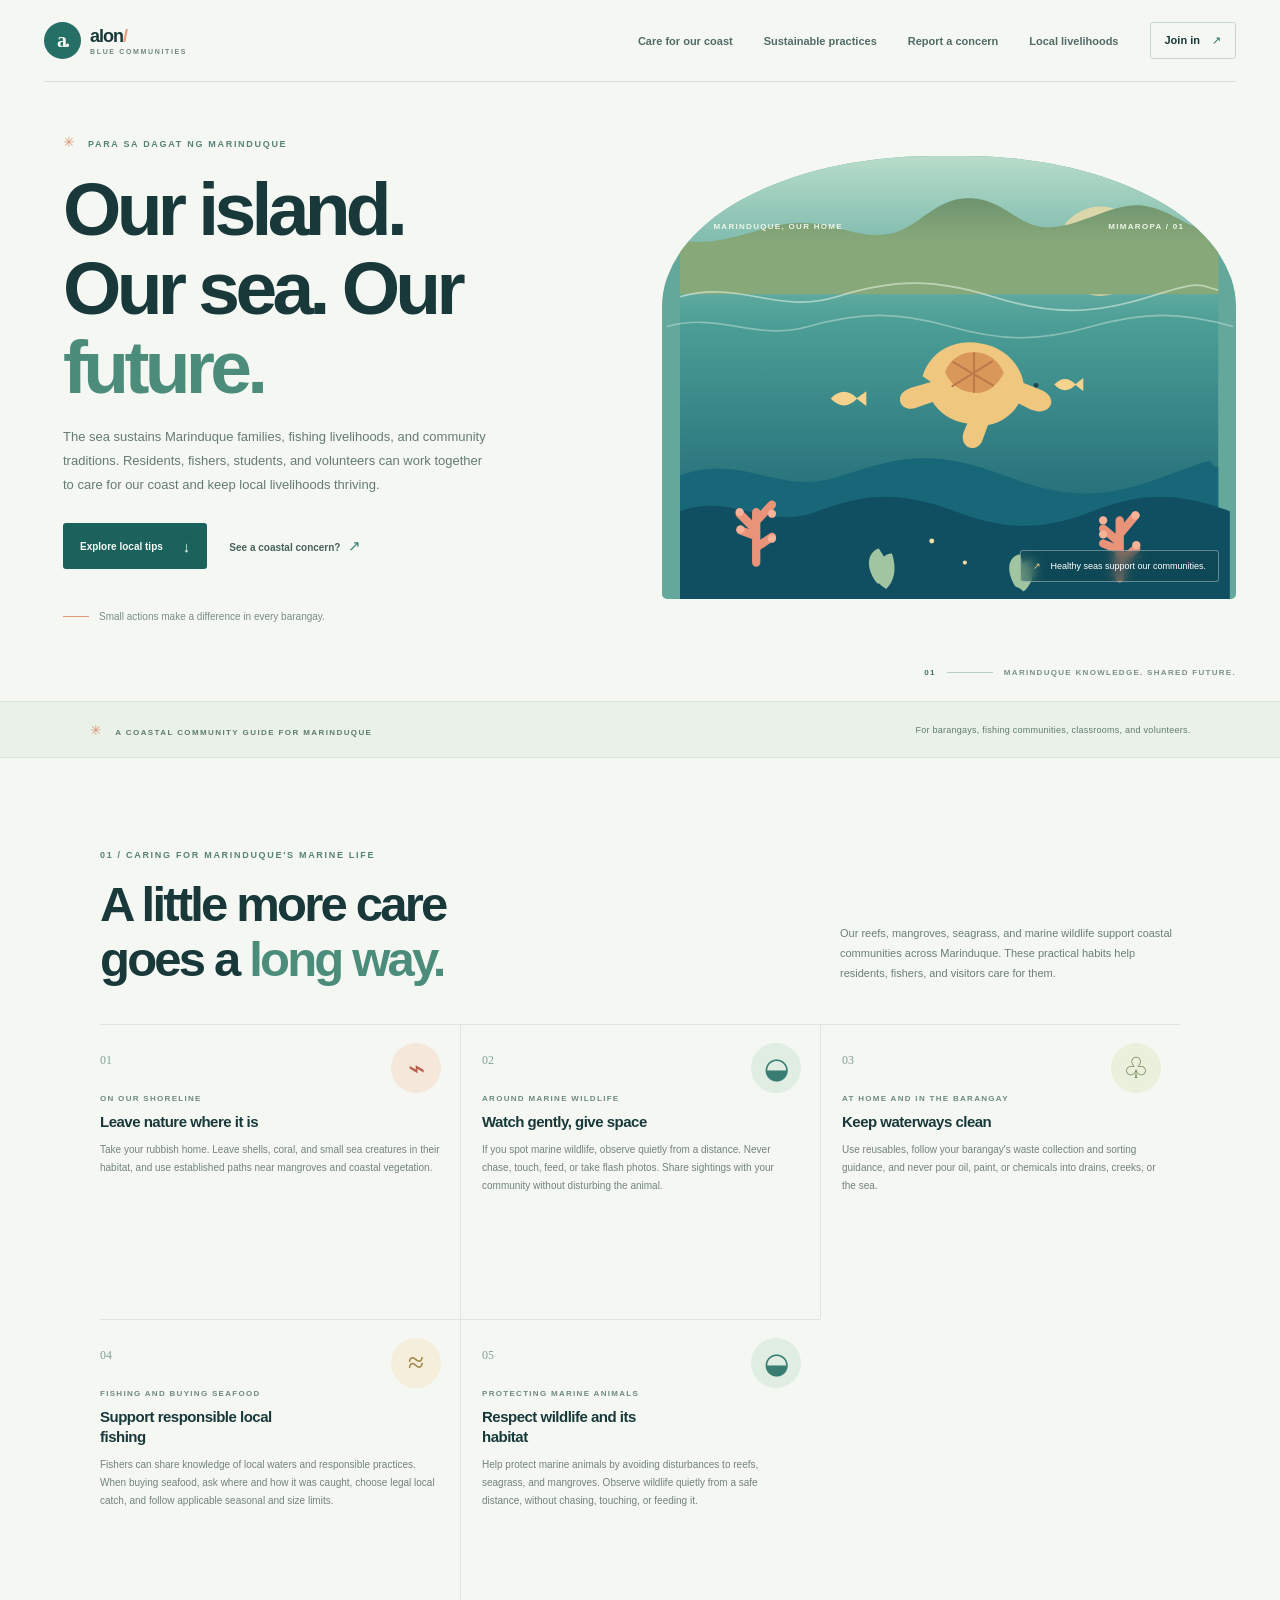
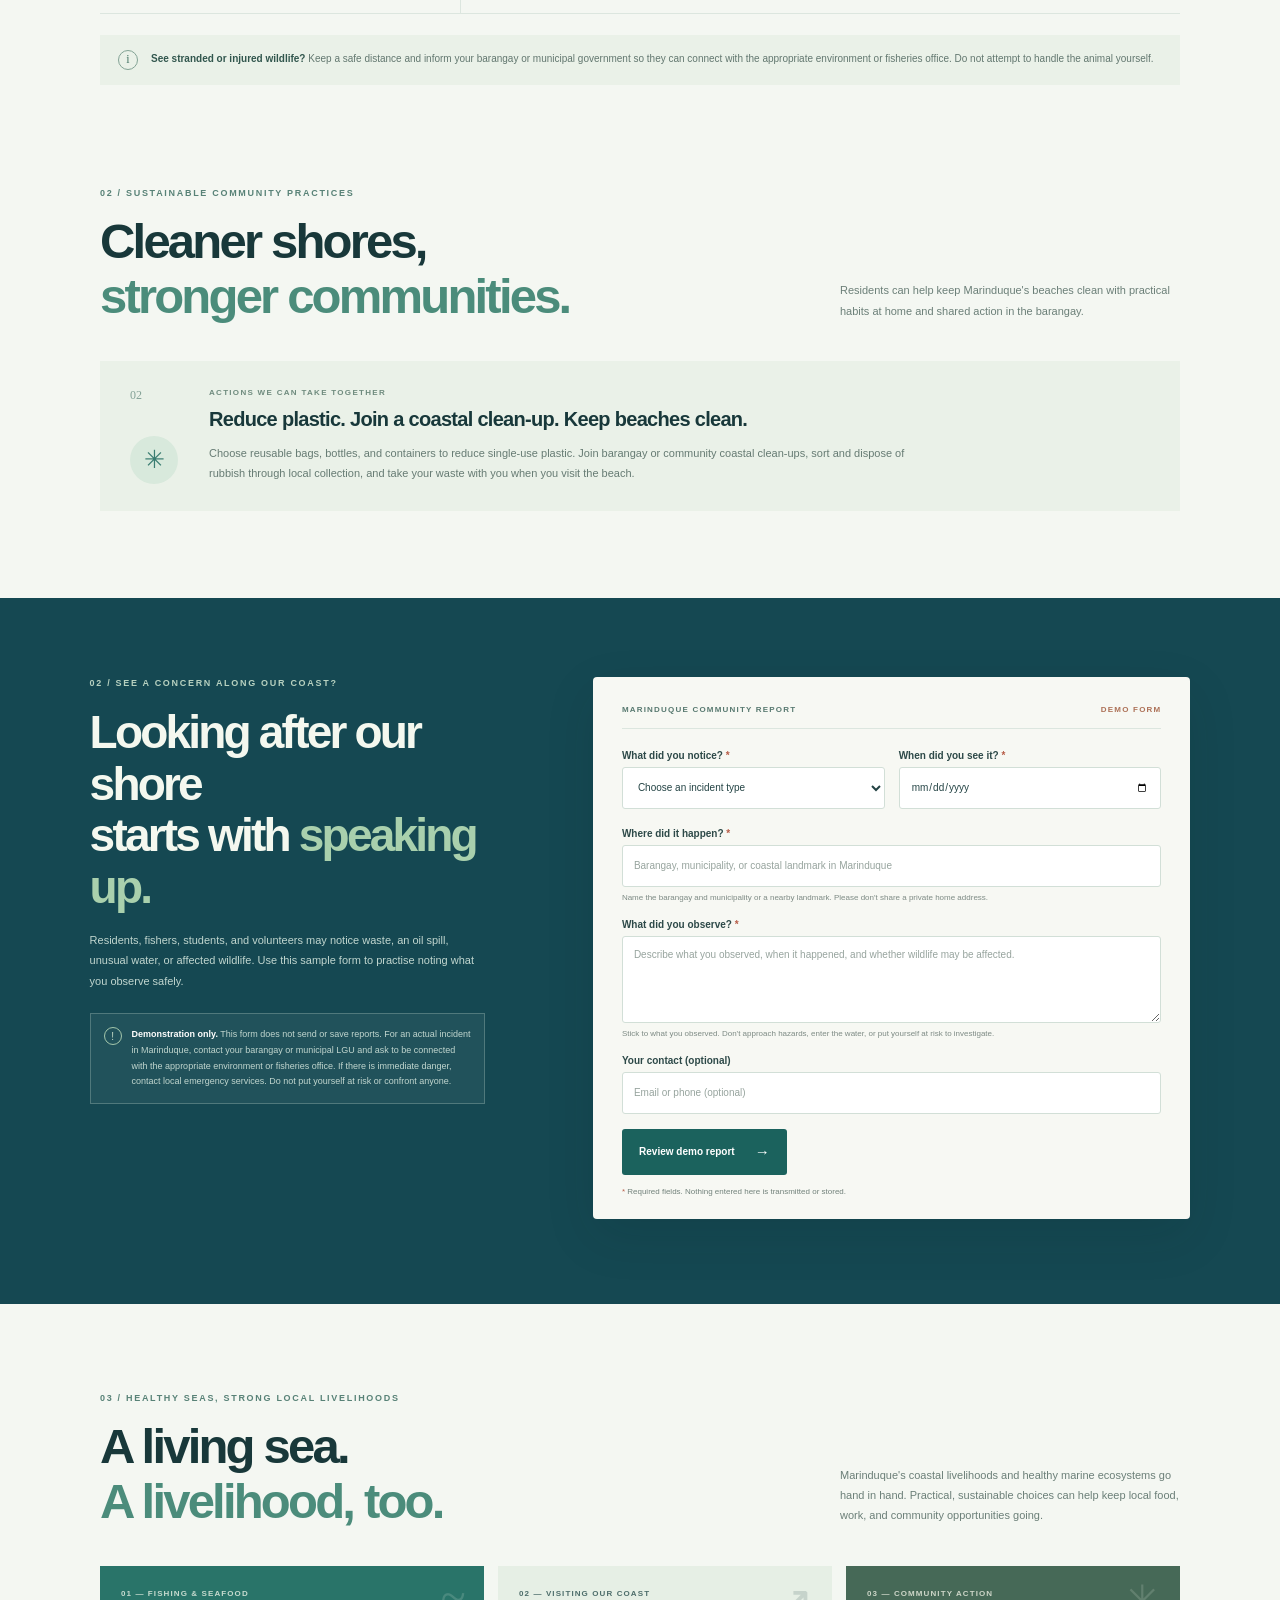
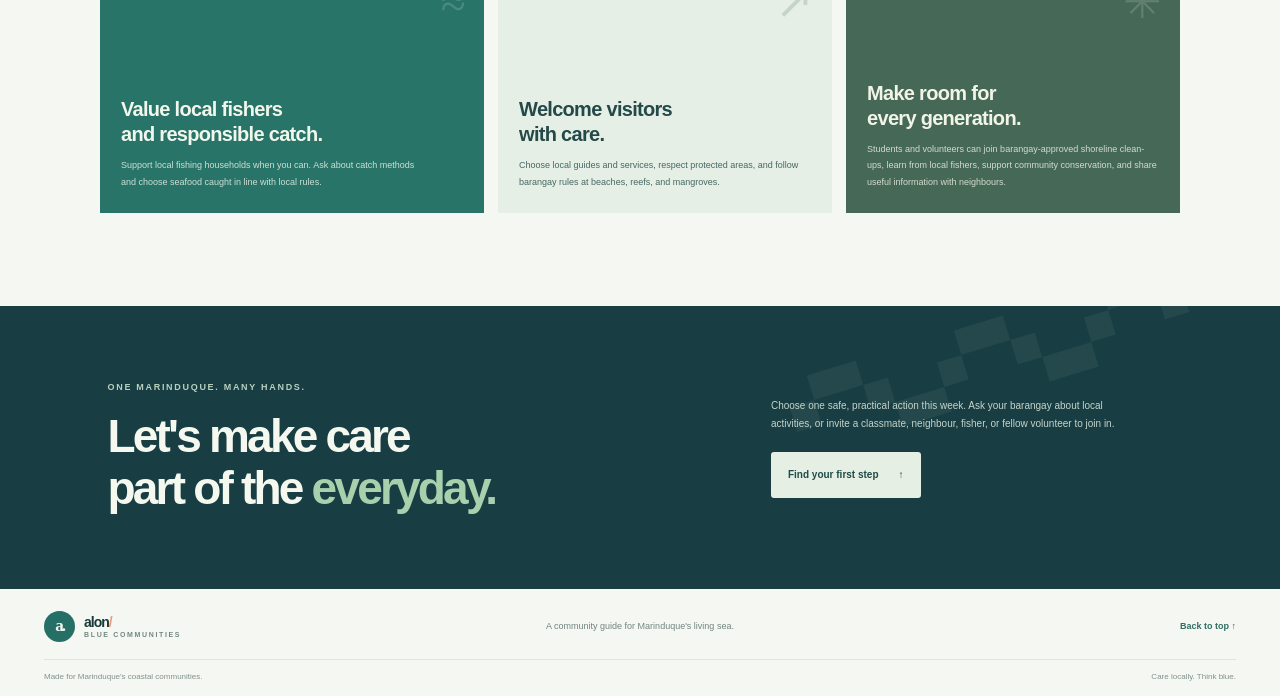
<file: outputs/task#4 - A/index.html>
<!doctype html>
<html lang="en">
<head>
  <meta charset="utf-8">
  <meta name="viewport" content="width=device-width, initial-scale=1">
  <meta name="theme-color" content="#f4f7f2">
  <meta name="description" content="A practical guide for Marinduque coastal communities, fishers, students, and volunteers to care for marine life, report pollution, and support local livelihoods.">
  <title>Alon — Marinduque Coastal Communities</title>
  <link rel="stylesheet" href="style.css">
  <script src="script.js" defer></script>
</head>
<body>
  <a class="skip-link" href="#main">Skip to content</a>
  <header class="site-header">
    <a class="brand" href="#home" aria-label="Alon home">
      <span class="brand-symbol" aria-hidden="true">a.</span>
      <span>alon<span class="brand-period">/</span><small>BLUE COMMUNITIES</small></span>
    </a>
    <button class="menu-toggle" type="button" aria-expanded="false" aria-controls="primary-nav">
      <span class="menu-icon" aria-hidden="true"></span><span class="menu-label">Menu</span>
    </button>
    <nav class="primary-nav" id="primary-nav" aria-label="Main navigation">
      <a href="#conservation">Care for our coast</a>
      <a href="#sustainable-practices">Sustainable practices</a>
      <a href="#report">Report a concern</a>
      <a href="#blue-economy">Local livelihoods</a>
      <a class="nav-cta" href="#community">Join in <span aria-hidden="true">↗</span></a>
    </nav>
  </header>

  <main id="main">
    <section class="hero" id="home" aria-labelledby="hero-title">
      <div class="hero-copy">
        <p class="eyebrow"><span class="eyebrow-mark" aria-hidden="true">✳</span> PARA SA DAGAT NG MARINDUQUE</p>
        <h1 id="hero-title">Our island.<br>Our sea. Our <span>future.</span></h1>
        <p class="hero-intro">The sea sustains Marinduque families, fishing livelihoods, and community traditions. Residents, fishers, students, and volunteers can work together to care for our coast and keep local livelihoods thriving.</p>
        <div class="hero-actions">
          <a class="button button-dark" href="#conservation">Explore local tips <span aria-hidden="true">↓</span></a>
          <a class="button-text" href="#report">See a coastal concern? <span aria-hidden="true">↗</span></a>
        </div>
        <div class="hero-note"><span class="note-line" aria-hidden="true"></span> Small actions make a difference in every barangay.</div>
      </div>
      <div class="hero-visual" role="img" aria-label="Illustration of Marinduque island waters, a sea turtle, fish, and coral">
        <div class="visual-topline"><span>MARINDUQUE, OUR HOME</span><span>MIMAROPA / 01</span></div>
        <svg class="seascape" viewBox="0 0 650 535" aria-hidden="true" focusable="false">
          <defs>
            <linearGradient id="water" x1="325" y1="0" x2="325" y2="535" gradientUnits="userSpaceOnUse"><stop stop-color="#B8DCC9"/><stop offset=".38" stop-color="#4B9E96"/><stop offset="1" stop-color="#12566A"/></linearGradient>
            <linearGradient id="island" x1="325" y1="0" x2="325" y2="102" gradientUnits="userSpaceOnUse"><stop stop-color="#557E62"/><stop offset="1" stop-color="#87A879"/></linearGradient>
          </defs>
          <path fill="url(#water)" d="M0 0h650v535H0z"/>
          <circle cx="508" cy="115" r="54" fill="#F3DDA6" opacity=".75"/>
          <path d="M0 102c56 9 95-20 143-21 48-1 69 20 110 13 34-6 54-42 93-43 47-1 61 37 102 35 39-2 76-31 112-26 37 5 55 33 90 29v78H0v-65Z" fill="url(#island)"/>
          <path d="M0 170c70-21 119 22 189 0s119-22 189 0 119 22 189 0 59-13 83-8" fill="none" stroke="#E5F3E5" stroke-opacity=".58" stroke-width="2"/>
          <path d="M-16 206c63-18 108 18 171 0s108-18 171 0 108 18 171 0 108-18 171 0" fill="none" stroke="#E5F3E5" stroke-opacity=".4" stroke-width="2"/>
          <g transform="translate(262 223)">
            <path d="M31 43C40 13 69-2 100 3c28 4 48 23 53 48l22 9c9 4 14 12 10 19-5 8-16 8-26 3l-12-6c-8 14-21 23-37 26l-7 19c-3 8-11 11-18 7-6-4-7-12-4-19l4-9c-18-2-33-12-42-26l-20 7c-8 3-17 0-19-7-2-8 4-14 13-17l24-7Z" fill="#EFC77E"/>
            <path d="M58 38c6-16 20-25 37-24 16 1 28 10 34 25-9 17-21 25-36 24-16-1-28-9-35-25Z" fill="#D99859"/>
            <path d="M93 15v47m-25-36 48 28m-49 1 48-30" stroke="#BD794C" stroke-width="2.5" stroke-linecap="round"/>
            <circle cx="168" cy="54" r="3" fill="#20464B"/>
          </g>
          <g fill="#F5D28D"><path d="M182 293c10-11 22-11 32 0-10 11-22 11-32 0Zm31 0 12-9v18l-12-9Z"/><path d="M452 276c8-9 18-9 26 0-8 9-18 9-26 0Zm25 0 10-8v16l-10-8Z"/></g>
          <path d="M0 386c76-29 120 27 196 0s120-29 196 0 120 29 196 0 42-14 62-10v159H0V386Z" fill="#176778"/>
          <path d="M0 429c61-23 105 24 166 0s105-23 166 0 105 24 166 0 105-23 166 0v106H0V429Z" fill="#104F62"/>
          <g stroke="#E99478" stroke-width="10" stroke-linecap="round">
            <path d="M92 491v-61m0 22-20-20m20 9 19-20m-19 38-19-7m19 21 19-13"/>
            <path d="M531 510v-70m0 27-20-17m20 7 19-23m-19 42-20-8m20 22 20-16"/>
          </g>
          <g fill="#F5B298"><circle cx="72" cy="430" r="5"/><circle cx="111" cy="432" r="5"/><circle cx="73" cy="451" r="5"/><circle cx="111" cy="462" r="5"/><circle cx="511" cy="440" r="5"/><circle cx="550" cy="434" r="5"/><circle cx="511" cy="457" r="5"/><circle cx="551" cy="470" r="5"/></g>
          <g fill="#A0C5A0"><path d="M238 516c-17-22-9-39 2-42 12 16 14 30 7 44Zm4 2c-8-26 3-38 14-38 6 19 3 33-7 43Z"/><path d="M405 520c-14-23-6-37 5-39 9 16 9 29 0 41Zm5 2c-5-24 5-35 15-34 4 17 0 29-10 38Z"/></g>
          <circle cx="304" cy="465" r="3" fill="#F3DDA6"/><circle cx="344" cy="491" r="2.5" fill="#F3DDA6"/>
        </svg>
        <div class="visual-caption"><span aria-hidden="true">↗</span> Healthy seas support our communities.</div>
      </div>
      <div class="hero-index"><span>01</span><span class="index-rule"></span><span>MARINDUQUE KNOWLEDGE. SHARED FUTURE.</span></div>
    </section>

    <section class="intro-strip" aria-label="About this community guide">
      <p><span class="strip-star" aria-hidden="true">✳</span> A COASTAL COMMUNITY GUIDE FOR MARINDUQUE</p>
      <p>For barangays, fishing communities, classrooms, and volunteers.</p>
    </section>

    <section class="conservation section-pad" id="conservation" aria-labelledby="conservation-title">
      <div class="section-heading">
        <div><p class="eyebrow">01 / Caring for Marinduque's marine life</p><h2 id="conservation-title">A little more care<br>goes a <span>long way.</span></h2></div>
        <p class="heading-aside">Our reefs, mangroves, seagrass, and marine wildlife support coastal communities across Marinduque. These practical habits help residents, fishers, and visitors care for them.</p>
      </div>
      <div class="tip-grid">
        <article class="tip-card">
          <span class="tip-number">01</span><span class="tip-illustration coral-illustration" aria-hidden="true">⌁</span>
          <p class="tip-tag">ON OUR SHORELINE</p><h3>Leave nature where it is</h3>
          <p>Take your rubbish home. Leave shells, coral, and small sea creatures in their habitat, and use established paths near mangroves and coastal vegetation.</p>
        </article>
        <article class="tip-card">
          <span class="tip-number">02</span><span class="tip-illustration turtle-illustration" aria-hidden="true">◒</span>
          <p class="tip-tag">AROUND MARINE WILDLIFE</p><h3>Watch gently, give space</h3>
          <p>If you spot marine wildlife, observe quietly from a distance. Never chase, touch, feed, or take flash photos. Share sightings with your community without disturbing the animal.</p>
        </article>
        <article class="tip-card">
          <span class="tip-number">03</span><span class="tip-illustration mangrove-illustration" aria-hidden="true">♧</span>
          <p class="tip-tag">AT HOME AND IN THE BARANGAY</p><h3>Keep waterways clean</h3>
          <p>Use reusables, follow your barangay's waste collection and sorting guidance, and never pour oil, paint, or chemicals into drains, creeks, or the sea.</p>
        </article>
        <article class="tip-card">
          <span class="tip-number">04</span><span class="tip-illustration fish-illustration" aria-hidden="true">≈</span>
          <p class="tip-tag">FISHING AND BUYING SEAFOOD</p><h3>Support responsible local fishing</h3>
          <p>Fishers can share knowledge of local waters and responsible practices. When buying seafood, ask where and how it was caught, choose legal local catch, and follow applicable seasonal and size limits.</p>
        </article>
        <article class="tip-card">
          <span class="tip-number">05</span><span class="tip-illustration turtle-illustration" aria-hidden="true">◒</span>
          <p class="tip-tag">PROTECTING MARINE ANIMALS</p><h3>Respect wildlife and its habitat</h3>
          <p>Help protect marine animals by avoiding disturbances to reefs, seagrass, and mangroves. Observe wildlife quietly from a safe distance, without chasing, touching, or feeding it.</p>
        </article>
      </div>
      <aside class="safety-note"><span class="safety-icon" aria-hidden="true">i</span><p><strong>See stranded or injured wildlife?</strong> Keep a safe distance and inform your barangay or municipal government so they can connect with the appropriate environment or fisheries office. Do not attempt to handle the animal yourself.</p></aside>
    </section>

    <section class="sustainable-practices section-pad" id="sustainable-practices" aria-labelledby="sustainable-title">
      <div class="section-heading">
        <div><p class="eyebrow">02 / Sustainable community practices</p><h2 id="sustainable-title">Cleaner shores,<br><span>stronger communities.</span></h2></div>
        <p class="heading-aside">Residents can help keep Marinduque's beaches clean with practical habits at home and shared action in the barangay.</p>
      </div>
      <article class="practice-feature">
        <span class="practice-number" aria-hidden="true">02</span>
        <div class="practice-icon" aria-hidden="true">✳</div>
        <div class="practice-copy">
          <p class="tip-tag">ACTIONS WE CAN TAKE TOGETHER</p>
          <h3>Reduce plastic. Join a coastal clean-up. Keep beaches clean.</h3>
          <p>Choose reusable bags, bottles, and containers to reduce single-use plastic. Join barangay or community coastal clean-ups, sort and dispose of rubbish through local collection, and take your waste with you when you visit the beach.</p>
        </div>
      </article>
    </section>

    <section class="report-section" id="report" aria-labelledby="report-title">
      <div class="report-layout">
        <div class="report-copy">
          <p class="eyebrow eyebrow-light">02 / See a concern along our coast?</p>
          <h2 id="report-title">Looking after our shore<br>starts with <span>speaking up.</span></h2>
          <p>Residents, fishers, students, and volunteers may notice waste, an oil spill, unusual water, or affected wildlife. Use this sample form to practise noting what you observe safely.</p>
          <div class="report-disclaimer"><span aria-hidden="true">!</span><p><strong>Demonstration only.</strong> This form does not send or save reports. For an actual incident in Marinduque, contact your barangay or municipal LGU and ask to be connected with the appropriate environment or fisheries office. If there is immediate danger, contact local emergency services. Do not put yourself at risk or confront anyone.</p></div>
        </div>
        <form class="report-form" id="pollution-form" novalidate>
          <div class="form-heading"><span class="form-step">MARINDUQUE COMMUNITY REPORT</span><span class="form-demo">DEMO FORM</span></div>
          <div class="field-row">
            <div class="field">
              <label for="incident-type">What did you notice? <span aria-hidden="true">*</span></label>
              <select id="incident-type" name="incidentType" required aria-describedby="incident-type-error">
                <option value="">Choose an incident type</option>
                <option value="Plastic or solid waste">Plastic or solid waste</option>
                <option value="Oil or chemical spill">Oil or chemical spill</option>
                <option value="Wastewater or unusual discharge">Wastewater or unusual discharge</option>
                <option value="Fish or wildlife affected">Fish or wildlife affected</option>
                <option value="Other pollution concern">Other pollution concern</option>
              </select>
              <span class="field-error" id="incident-type-error"></span>
            </div>
            <div class="field">
              <label for="incident-date">When did you see it? <span aria-hidden="true">*</span></label>
              <input id="incident-date" name="incidentDate" type="date" required aria-describedby="incident-date-error">
              <span class="field-error" id="incident-date-error"></span>
            </div>
          </div>
          <div class="field">
            <label for="incident-location">Where did it happen? <span aria-hidden="true">*</span></label>
            <input id="incident-location" name="location" type="text" placeholder="Barangay, municipality, or coastal landmark in Marinduque" required minlength="3" maxlength="120" aria-describedby="incident-location-help incident-location-error">
            <span class="field-help" id="incident-location-help">Name the barangay and municipality or a nearby landmark. Please don't share a private home address.</span>
            <span class="field-error" id="incident-location-error"></span>
          </div>
          <div class="field">
            <label for="incident-details">What did you observe? <span aria-hidden="true">*</span></label>
            <textarea id="incident-details" name="details" rows="4" placeholder="Describe what you observed, when it happened, and whether wildlife may be affected." required minlength="10" maxlength="1000" aria-describedby="incident-details-help incident-details-error"></textarea>
            <span class="field-help" id="incident-details-help">Stick to what you observed. Don't approach hazards, enter the water, or put yourself at risk to investigate.</span>
            <span class="field-error" id="incident-details-error"></span>
          </div>
          <div class="field">
            <label for="reporter-contact">Your contact (optional)</label>
            <input id="reporter-contact" name="contact" type="text" maxlength="120" placeholder="Email or phone (optional)">
          </div>
          <button class="button button-submit" type="submit">Review demo report <span aria-hidden="true">→</span></button>
          <p class="required-note"><span aria-hidden="true">*</span> Required fields. Nothing entered here is transmitted or stored.</p>
          <div class="form-status" id="form-status" role="status" aria-live="polite" tabindex="-1" hidden></div>
        </form>
      </div>
    </section>

    <section class="blue-economy section-pad" id="blue-economy" aria-labelledby="economy-title">
      <div class="section-heading">
        <div><p class="eyebrow">03 / Healthy seas, strong local livelihoods</p><h2 id="economy-title">A living sea.<br><span>A livelihood, too.</span></h2></div>
        <p class="heading-aside">Marinduque's coastal livelihoods and healthy marine ecosystems go hand in hand. Practical, sustainable choices can help keep local food, work, and community opportunities going.</p>
      </div>
      <div class="economy-grid">
        <article class="economy-card economy-main">
          <span class="economy-index">01 — FISHING & SEAFOOD</span><span class="economy-symbol" aria-hidden="true">≈</span>
          <h3>Value local fishers<br>and responsible catch.</h3><p>Support local fishing households when you can. Ask about catch methods and choose seafood caught in line with local rules.</p>
        </article>
        <article class="economy-card economy-tourism">
          <span class="economy-index">02 — VISITING OUR COAST</span><span class="economy-symbol" aria-hidden="true">↗</span>
          <h3>Welcome visitors<br>with care.</h3><p>Choose local guides and services, respect protected areas, and follow barangay rules at beaches, reefs, and mangroves.</p>
        </article>
        <article class="economy-card economy-community">
          <span class="economy-index">03 — COMMUNITY ACTION</span><span class="economy-symbol" aria-hidden="true">✳</span>
          <h3>Make room for<br>every generation.</h3><p>Students and volunteers can join barangay-approved shoreline clean-ups, learn from local fishers, support community conservation, and share useful information with neighbours.</p>
        </article>
      </div>
    </section>

    <section class="action-band" id="community" aria-labelledby="action-title">
      <div class="action-band-copy"><p class="eyebrow eyebrow-light">One Marinduque. Many hands.</p><h2 id="action-title">Let's make care<br>part of the <span>everyday.</span></h2></div>
      <div class="action-band-right"><p>Choose one safe, practical action this week. Ask your barangay about local activities, or invite a classmate, neighbour, fisher, or fellow volunteer to join in.</p><a class="button button-light" href="#conservation">Find your first step <span aria-hidden="true">↑</span></a></div>
      <span class="band-decoration" aria-hidden="true">〰</span>
    </section>
  </main>

  <footer class="site-footer">
    <a class="brand footer-brand" href="#home" aria-label="Alon, back to top"><span class="brand-symbol" aria-hidden="true">a.</span><span>alon<span class="brand-period">/</span><small>BLUE COMMUNITIES</small></span></a>
    <p>A community guide for Marinduque's living sea.</p>
    <a class="back-top" href="#home">Back to top ↑</a>
    <div class="footer-bottom"><span>Made for Marinduque's coastal communities.</span><span>Care locally. Think blue.</span></div>
  </footer>
</body>
</html>
</file>
<file: style.css>
:root {
  color-scheme: light;
  --ink: #18383a;
  --muted: #52645e;
  --green: #276e61;
  --deep: #123f4b;
  --paper: #f4f7f2;
  --line: #dce6df;
  --coral: #e99a7a;
  font-family: "Avenir Next", Avenir, "Segoe UI", sans-serif;
  font-synthesis: none;
  text-rendering: optimizeLegibility;
  scroll-behavior: smooth;
}

* { box-sizing: border-box; }
body { margin: 0; color: var(--ink); background: var(--paper); }
a { color: inherit; text-decoration: none; }
button, input, select, textarea { font: inherit; }
a:focus-visible, button:focus-visible, input:focus-visible, select:focus-visible, textarea:focus-visible {
  outline: 3px solid #d77857;
  outline-offset: 3px;
}
.skip-link { position: absolute; z-index: 10; top: 8px; left: 8px; padding: 11px 15px; transform: translateY(-150%); color: white; background: var(--deep); }
.skip-link:focus { transform: translateY(0); }

.site-header {
  position: relative;
  z-index: 5;
  display: flex;
  align-items: center;
  justify-content: space-between;
  width: min(1240px, calc(100% - 88px));
  height: 82px;
  margin: auto;
  border-bottom: 1px solid rgba(24, 56, 58, .12);
}
.brand { display: inline-flex; align-items: center; gap: 9px; font-size: 18px; font-weight: 800; letter-spacing: -1px; }
.brand-symbol { display: grid; width: 37px; height: 37px; place-items: center; border-radius: 50%; color: #f4f7f2; background: #266f66; font-family: Georgia, serif; font-size: 20px; font-weight: 700; letter-spacing: -2px; }
.brand-period { color: #e99a7a; }
.brand small { display: block; margin-top: 1px; color: #536860; font-size: 9px; font-weight: 700; letter-spacing: 1.4px; }
.primary-nav { display: flex; align-items: center; gap: 31px; }
.primary-nav a { color: #415b55; font-size: 13px; font-weight: 650; transition: color .2s; }
.primary-nav a:hover { color: #25806f; }
.primary-nav .nav-cta { padding: 11px 14px; border: 1px solid #c8d8d0; border-radius: 3px; color: var(--ink); }
.nav-cta span { margin-left: 9px; color: var(--green); }
.menu-toggle { display: none; }

.hero {
  position: relative;
  display: grid;
  grid-template-columns: 1fr 1.04fr;
  align-items: center;
  gap: 5.5%;
  width: min(1240px, calc(100% - 88px));
  min-height: 601px;
  margin: 0 auto;
  padding: 50px 0 79px;
}
.hero-copy { position: relative; z-index: 1; padding-left: 19px; }
.eyebrow { margin: 0 0 17px; color: #42685c; font-size: 10px; font-weight: 750; letter-spacing: 1.4px; line-height: 1.5; text-transform: uppercase; }
.eyebrow-mark { margin-right: 7px; color: #dc9473; font-size: 14px; }
h1, h2, h3, p { margin-top: 0; }
h1, h2, h3 { font-family: "Avenir Next", Avenir, "Segoe UI", sans-serif; }
h1 { margin-bottom: 19px; font-size: clamp(48px, 6vw, 75px); font-weight: 650; letter-spacing: -4.7px; line-height: 1.05; }
h1 span, .section-heading h2 span { color: #4b8c7b; }
.hero-intro { max-width: 430px; margin-bottom: 26px; color: var(--muted); font-size: 16px; line-height: 1.7; }
.hero-actions { display: flex; flex-wrap: wrap; align-items: center; gap: 22px; }
.button { display: inline-flex; min-height: 46px; align-items: center; justify-content: center; gap: 20px; padding: 0 17px; border: 0; border-radius: 3px; font-size: 13px; font-weight: 700; transition: transform .2s, background .2s; }
.button:hover { transform: translateY(-2px); }
.button-dark { color: #f7faf5; background: #1b625d; }
.button-dark:hover { background: #124d4c; }
.button-dark span, .button-text span { font-size: 15px; font-weight: 400; }
.button-text { color: #405951; font-size: 13px; font-weight: 700; }
.button-text span { margin-left: 5px; color: #3d8175; }
.hero-note { display: flex; align-items: center; gap: 10px; margin-top: 42px; color: #52645e; font-size: 12px; }
.note-line { width: 26px; height: 1px; background: #df9a77; }
.hero-visual { position: relative; min-height: 443px; overflow: hidden; border-radius: 47% 47% 5px 5px / 34% 34% 5px 5px; background: #64a89b; }
.seascape { position: absolute; inset: 0; width: 100%; height: 100%; }
.visual-topline { position: absolute; z-index: 1; top: 15%; right: 9%; left: 9%; display: flex; justify-content: space-between; color: #edf5e7; font-size: 10px; font-weight: 700; letter-spacing: 1.1px; }
.visual-caption { position: absolute; right: 17px; bottom: 17px; padding: 10px 12px; border: 1px solid rgba(255,255,255,.35); border-radius: 3px; color: #fff; background: rgba(14, 65, 70, .72); font-size: 12px; backdrop-filter: blur(6px); }
.visual-caption span { margin-right: 7px; color: #f6d28e; }
.hero-index { position: absolute; right: 0; bottom: 24px; display: flex; align-items: center; gap: 11px; color: #526860; font-size: 10px; font-weight: 700; letter-spacing: 1.1px; }
.hero-index > span:first-child { color: #3c726a; }
.index-rule { width: 46px; height: 1px; background: #b8cec4; }

.intro-strip { display: flex; min-height: 57px; align-items: center; justify-content: space-between; padding: 0 max(7%, calc((100% - 1120px) / 2)); border-top: 1px solid #dae6dd; border-bottom: 1px solid #dae6dd; background: #eaf1e8; }
.intro-strip p { margin: 0; color: #405d52; font-size: 10px; font-weight: 750; letter-spacing: 1px; }
.intro-strip p + p { font-size: 12px; font-weight: 500; letter-spacing: .1px; }
.strip-star { margin-right: 9px; color: #de9876; font-size: 14px; }
.section-pad { width: min(1080px, calc(100% - 88px)); margin: auto; padding: 91px 0 87px; }
.section-heading { display: flex; align-items: end; justify-content: space-between; gap: 50px; margin-bottom: 37px; }
.section-heading .eyebrow { margin-bottom: 14px; }
.section-heading h2, .report-copy h2, .action-band h2 { margin-bottom: 0; font-size: clamp(36px, 4.3vw, 49px); font-weight: 600; letter-spacing: -2.8px; line-height: 1.12; }
.heading-aside { max-width: 340px; margin: 0 0 3px; color: #52645d; font-size: 15px; line-height: 1.7; }
.tip-grid { display: grid; grid-template-columns: repeat(3, 1fr); border-top: 1px solid var(--line); border-bottom: 1px solid var(--line); }
.tip-card { position: relative; min-height: 294px; padding: 25px 20px 24px 0; }
.tip-card + .tip-card { padding-left: 21px; border-left: 1px solid var(--line); }
.tip-card:nth-child(4), .tip-card:nth-child(5) { border-top: 1px solid var(--line); }
.tip-card:nth-child(4) { padding-left: 0; border-left: 0; }
.tip-number { color: #527366; font-family: Georgia, serif; font-size: 14px; }
.tip-illustration { position: absolute; top: 18px; right: 19px; display: grid; width: 50px; height: 50px; place-items: center; border-radius: 50%; font-family: Georgia, serif; font-size: 29px; }
.coral-illustration { color: #b96450; background: #f6e7db; }
.turtle-illustration { color: #397c71; background: #e0ede2; }
.mangrove-illustration { color: #698451; background: #eaf0dc; }
.fish-illustration { color: #9b8141; background: #f4eedb; }
.tip-tag { margin: 26px 0 9px; color: #49675a; font-size: 10px; font-weight: 750; letter-spacing: 1px; }
.tip-card h3 { max-width: 240px; margin-bottom: 9px; font-size: 18px; font-weight: 700; letter-spacing: -.4px; line-height: 1.35; }
.tip-card > p:last-child { margin: 0; color: #52625b; font-size: 15px; line-height: 1.65; }
.safety-note { display: flex; align-items: center; gap: 13px; margin-top: 21px; padding: 15px 18px; background: #eaf1e8; }
.safety-icon { flex: 0 0 20px; display: grid; width: 20px; height: 20px; place-items: center; border: 1px solid #83a395; border-radius: 50%; color: #477668; font-family: Georgia, serif; font-size: 12px; }
.safety-note p { margin: 0; color: #4d6157; font-size: 14px; line-height: 1.6; }
.safety-note strong { color: #31564d; }
.sustainable-practices { padding-top: 15px; }
.practice-feature { position: relative; display: grid; grid-template-columns: 58px 1fr; align-items: start; gap: 0 21px; padding: 27px 30px; background: #eaf1e8; }
.practice-number { grid-column: 1; grid-row: 1 / 3; color: #84a297; font-family: Georgia, serif; font-size: 12px; }
.practice-icon { grid-column: 1; grid-row: 2; display: grid; width: 48px; height: 48px; margin-top: 10px; place-items: center; border-radius: 50%; color: #397c71; background: #d8e9dc; font-size: 25px; }
.practice-copy { grid-column: 2; grid-row: 1 / 3; max-width: 760px; }
.practice-copy .tip-tag { margin-top: 0; }
.practice-copy h3 { max-width: 670px; margin-bottom: 10px; font-size: 20px; font-weight: 700; letter-spacing: -.7px; line-height: 1.35; }
.practice-copy > p:last-child { max-width: 720px; margin: 0; color: #4d6157; font-size: 15px; line-height: 1.7; }

.report-section { padding: 79px max(7%, calc((100% - 1120px) / 2)) 85px; color: #f4f8ef; background: #154852; }
.report-layout { display: grid; grid-template-columns: .82fr 1.18fr; align-items: start; gap: 8%; max-width: 1120px; margin: auto; }
.eyebrow-light { color: #b7d1c0; }
.report-copy { position: sticky; top: 26px; }
.report-copy h2 { margin-bottom: 17px; font-size: clamp(35px, 4vw, 46px); }
.report-copy h2 span, .action-band h2 span { color: #a9d0ad; }
.report-copy > p:not(.eyebrow) { max-width: 390px; margin-bottom: 22px; color: #d2e3dc; font-size: 15px; line-height: 1.7; }
.report-disclaimer { display: flex; gap: 10px; max-width: 395px; padding: 13px; border: 1px solid rgba(218, 238, 223, .25); background: rgba(230, 245, 235, .06); }
.report-disclaimer > span { flex: 0 0 18px; display: grid; width: 18px; height: 18px; place-items: center; border: 1px solid #a4c7ac; border-radius: 50%; color: #c3d9c6; font-size: 10px; }
.report-disclaimer p { margin: 0; color: #d2e3dc; font-size: 13px; line-height: 1.65; }
.report-disclaimer strong { color: #fff; }
.report-form { padding: 28px 29px 23px; border-radius: 4px; color: var(--ink); background: #f7f8f3; box-shadow: 0 17px 50px rgba(5, 30, 34, .12); }
.form-heading { display: flex; justify-content: space-between; margin-bottom: 21px; padding-bottom: 14px; border-bottom: 1px solid #dce6df; }
.form-step, .form-demo { color: #426256; font-size: 10px; font-weight: 750; letter-spacing: 1px; }
.form-demo { color: #895437; }
.field-row { display: grid; grid-template-columns: 1fr 1fr; gap: 14px; }
.field { min-width: 0; margin-bottom: 15px; }
.field label { display: block; margin-bottom: 6px; color: #263f3d; font-size: 14px; font-weight: 700; }
.field label span, .required-note span { color: #b75d48; }
.field input, .field select, .field textarea { display: block; width: 100%; min-height: 46px; padding: 10px 11px; border: 1px solid #b9cbc1; border-radius: 3px; color: #234344; background: #fff; font-size: 14px; }
.field select { padding-right: 27px; }
.field textarea { min-height: 87px; resize: vertical; line-height: 1.55; }
.field input::placeholder, .field textarea::placeholder { color: #596a62; opacity: 1; }
.field input:focus, .field select:focus, .field textarea:focus { border-color: #508a79; outline: 2px solid rgba(80, 138, 121, .18); outline-offset: 1px; }
.field [aria-invalid="true"] { border-color: #b34434; }
.field-help { display: block; margin-top: 5px; color: #526259; font-size: 12px; line-height: 1.5; }
.field-error { display: block; min-height: 0; margin-top: 4px; color: #922c22; font-size: 12px; line-height: 1.4; }
.field-error:not(:empty) { min-height: 13px; }
.button-submit { min-width: 165px; color: white; background: #1b625d; cursor: pointer; }
.button-submit:hover { background: #124d4c; }
.button-submit span { font-size: 15px; font-weight: 400; }
.required-note { margin: 12px 0 0; color: #526259; font-size: 12px; line-height: 1.5; }
.form-status { margin-top: 17px; padding: 14px; border-left: 3px solid #398271; color: #31534b; background: #e5f1e8; font-size: 14px; line-height: 1.6; }
.form-status[hidden] { display: none; }
.form-status strong { display: block; margin-bottom: 4px; font-size: 15px; }

.blue-economy { padding-top: 88px; padding-bottom: 93px; }
.economy-grid { display: grid; grid-template-columns: 1.15fr 1fr 1fr; gap: 14px; }
.economy-card { position: relative; display: flex; min-height: 247px; flex-direction: column; align-items: flex-start; padding: 23px 21px; overflow: hidden; }
.economy-main { color: #f2f7eb; background: #297469; }
.economy-tourism { color: #234949; background: #e6efe5; }
.economy-community { color: #f3f4e8; background: #466957; }
.economy-index { position: relative; z-index: 1; font-size: 10px; font-weight: 750; letter-spacing: 1px; opacity: .9; }
.economy-symbol { position: absolute; top: 9px; right: 18px; font-family: Georgia, serif; font-size: 46px; opacity: .16; }
.economy-card h3 { position: relative; z-index: 1; margin: auto 0 10px; font-size: 20px; font-weight: 650; letter-spacing: -.7px; line-height: 1.25; }
.economy-card p { position: relative; z-index: 1; max-width: 310px; margin: 0; font-size: 14px; line-height: 1.65; opacity: 1; }
.action-band { position: relative; display: grid; grid-template-columns: 1.1fr .75fr; align-items: center; gap: 7%; min-height: 283px; padding: 53px max(8.4%, calc((100% - 1080px) / 2)); overflow: hidden; color: #f5f8ef; background: #183d43; }
.action-band h2 { position: relative; z-index: 1; font-size: clamp(35px, 4.1vw, 46px); }
.action-band-right { position: relative; z-index: 1; }
.action-band-right p { max-width: 345px; margin-bottom: 18px; color: #d2e3dc; font-size: 14px; line-height: 1.7; }
.button-light { color: #204b49; background: #e5efe3; }
.button-light:hover { background: #fff; }
.band-decoration { position: absolute; top: -154px; right: 6%; color: rgba(172, 206, 177, .08); font-family: Georgia, serif; font-size: 410px; transform: rotate(-17deg); pointer-events: none; }

.site-footer { display: grid; grid-template-columns: 1fr 1fr 1fr; align-items: center; width: min(1240px, calc(100% - 88px)); margin: auto; padding: 22px 0 15px; }
.footer-brand { font-size: 14px; }
.footer-brand .brand-symbol { width: 31px; height: 31px; font-size: 17px; }
.site-footer > p { margin: 0; color: #52645e; font-size: 12px; text-align: center; }
.back-top { justify-self: end; color: #326d64; font-size: 9px; font-weight: 700; }
.footer-bottom { grid-column: 1 / -1; display: flex; justify-content: space-between; margin-top: 17px; padding-top: 12px; border-top: 1px solid #dce6df; color: #52645e; font-size: 10px; }

@media (min-width: 1500px) {
  .hero { min-height: 660px; }
  .hero-visual { min-height: 490px; }
}

@media (max-width: 900px) {
  .site-header, .hero, .site-footer { width: calc(100% - 52px); }
  .primary-nav { gap: 14px; }
  .primary-nav a { font-size: 12px; }
  .hero { grid-template-columns: .96fr 1fr; gap: 4%; min-height: 530px; }
  .hero-copy { padding-left: 0; }
  h1 { font-size: clamp(47px, 7vw, 63px); letter-spacing: -3.5px; }
  .hero-visual { min-height: 385px; }
  .hero-intro { font-size: 15px; }
  .hero-actions { gap: 13px; }
  .hero-note { margin-top: 31px; }
  .section-pad { width: calc(100% - 68px); }
  .tip-grid { grid-template-columns: repeat(2, 1fr); }
  .tip-card { min-height: 235px; padding: 22px 20px 21px 0; }
  .tip-card + .tip-card { padding-left: 20px; }
  .tip-card:nth-child(3) { padding-left: 0; border-top: 1px solid var(--line); border-left: 0; }
  .tip-card:nth-child(4) { padding-left: 20px; border-top: 1px solid var(--line); border-left: 1px solid var(--line); }
  .tip-card:nth-child(5) { grid-column: 1 / -1; min-height: 0; padding: 22px 20px 21px 0; border-left: 0; }
  .tip-tag { margin-top: 21px; }
  .report-section { padding-right: 5%; padding-left: 5%; }
  .report-layout { gap: 5%; }
  .report-form { padding: 24px 22px 20px; }
  .economy-grid { grid-template-columns: repeat(2, 1fr); }
  .economy-card { min-height: 222px; }
  .economy-main { grid-row: span 2; }
  .action-band { padding-right: 7%; padding-left: 7%; }
}

@media (max-width: 640px) {
  .site-header { width: calc(100% - 40px); height: 69px; }
  .brand { font-size: 16px; }
  .brand-symbol { width: 33px; height: 33px; }
  .menu-toggle { display: inline-flex; align-items: center; gap: 9px; padding: 9px 0 9px 10px; border: 0; color: #31534e; background: transparent; font-size: 11px; font-weight: 700; cursor: pointer; }
  .menu-icon { position: relative; width: 18px; height: 12px; border-top: 1.5px solid currentColor; border-bottom: 1.5px solid currentColor; }
  .menu-icon::after { position: absolute; top: 4px; left: 0; width: 100%; height: 1.5px; background: currentColor; content: ""; }
  .menu-toggle[aria-expanded="true"] .menu-icon { border-top: 0; border-bottom: 0; }
  .menu-toggle[aria-expanded="true"] .menu-icon::after { top: 5px; transform: rotate(45deg); }
  .menu-toggle[aria-expanded="true"] .menu-icon::before { position: absolute; top: 5px; left: 0; width: 100%; height: 1.5px; background: currentColor; transform: rotate(-45deg); content: ""; }
  .primary-nav { position: absolute; top: calc(100% + 1px); right: -1px; left: -1px; display: none; align-items: stretch; gap: 0; padding: 8px 16px 15px; border: 1px solid var(--line); border-top: 0; background: var(--paper); box-shadow: 0 14px 22px rgba(20, 55, 47, .08); }
  .primary-nav.is-open { display: flex; flex-direction: column; }
  .primary-nav a { padding: 13px 3px; border-bottom: 1px solid #e3ebe5; font-size: 12px; }
  .primary-nav .nav-cta { margin-top: 10px; padding: 12px; border: 1px solid #c8d8d0; }
  .hero { display: flex; flex-direction: column; align-items: stretch; gap: 27px; width: calc(100% - 40px); min-height: 0; padding: 47px 0 61px; }
  .hero-copy { padding: 0; }
  .eyebrow { margin-bottom: 13px; font-size: 10px; letter-spacing: 1.1px; }
  h1 { margin-bottom: 16px; font-size: clamp(49px, 13vw, 65px); letter-spacing: -3.6px; }
  .hero-intro { max-width: 440px; margin-bottom: 19px; font-size: 15px; }
  .hero-actions { gap: 16px; }
  .button { min-height: 46px; gap: 12px; padding: 0 13px; font-size: 12px; }
  .button-text { font-size: 12px; }
  .hero-note { margin-top: 24px; font-size: 12px; }
  .hero-visual { min-height: clamp(285px, 78vw, 360px); border-radius: 43% 43% 4px 4px / 26% 26% 4px 4px; }
  .visual-topline { top: 13%; font-size: 9px; letter-spacing: .7px; }
  .hero-index { bottom: 18px; font-size: 9px; letter-spacing: .7px; }
  .intro-strip { min-height: 54px; gap: 9px; padding: 0 20px; }
  .intro-strip p { font-size: 9px; letter-spacing: .5px; }
  .intro-strip p + p { max-width: 145px; font-size: 10px; text-align: right; }
  .strip-star { margin-right: 4px; }
  .section-pad { width: calc(100% - 40px); padding: 63px 0 60px; }
  .section-heading { display: block; margin-bottom: 26px; }
  .section-heading h2, .report-copy h2, .action-band h2 { font-size: 37px; letter-spacing: -2px; }
  .heading-aside { margin-top: 16px; font-size: 14px; }
  .tip-grid { grid-template-columns: 1fr; }
  .tip-card, .tip-card + .tip-card { grid-column: auto; min-height: 0; padding: 21px 3px 22px; border-left: 0; }
  .tip-card + .tip-card, .tip-card:nth-child(3), .tip-card:nth-child(4), .tip-card:nth-child(5) { border-top: 1px solid var(--line); }
  .tip-illustration { top: 16px; right: 4px; width: 43px; height: 43px; }
  .tip-tag { margin-top: 19px; }
  .tip-card h3 { max-width: 240px; }
  .tip-card > p:last-child { max-width: 400px; font-size: 15px; }
  .sustainable-practices { padding-top: 4px; }
  .practice-feature { grid-template-columns: 32px 1fr; gap: 0 13px; padding: 21px 16px; }
  .practice-icon { width: 32px; height: 32px; margin-top: 12px; font-size: 18px; }
  .practice-copy h3 { font-size: 17px; }
  .practice-copy > p:last-child { font-size: 14px; }
  .safety-note { align-items: flex-start; margin-top: 16px; padding: 13px; }
  .safety-note p { font-size: 13px; }
  .report-section { padding: 58px 20px 62px; }
  .report-layout { display: flex; flex-direction: column; gap: 24px; }
  .report-copy { position: static; }
  .report-copy h2 { margin-bottom: 13px; }
  .report-copy > p:not(.eyebrow) { font-size: 14px; }
  .report-disclaimer { max-width: none; }
  .report-form { width: 100%; padding: 21px 17px 18px; }
  .form-heading { margin-bottom: 17px; }
  .field-row { grid-template-columns: 1fr; gap: 0; }
  .field { margin-bottom: 13px; }
  .field label { font-size: 14px; }
  .field input, .field select, .field textarea { min-height: 46px; font-size: 16px; }
  .field textarea { min-height: 88px; }
  .field-help { font-size: 12px; }
  .field-error { font-size: 12px; }
  .button-submit { width: 100%; justify-content: space-between; padding: 0 15px; font-size: 13px; }
  .required-note { font-size: 12px; line-height: 1.5; }
  .blue-economy { padding-top: 63px; padding-bottom: 64px; }
  .economy-grid { grid-template-columns: 1fr; gap: 10px; }
  .economy-main { grid-row: auto; }
  .economy-card { min-height: 190px; padding: 20px; }
  .economy-card h3 { font-size: 19px; }
  .action-band { grid-template-columns: 1fr; gap: 18px; padding: 50px 23px; }
  .action-band h2 { font-size: 36px; }
  .action-band-right p { font-size: 14px; }
  .band-decoration { top: -80px; right: -36%; font-size: 280px; }
  .site-footer { grid-template-columns: 1fr auto; width: calc(100% - 40px); padding-top: 19px; }
  .footer-brand { font-size: 13px; }
  .site-footer > p { grid-column: 1 / -1; grid-row: 2; margin-top: 12px; font-size: 11px; text-align: left; }
  .back-top { grid-column: 2; grid-row: 1; }
  .footer-bottom { grid-row: 3; gap: 8px; font-size: 9px; }
  .footer-bottom span:last-child { text-align: right; }
}

@media (prefers-reduced-motion: reduce) {
  :root { scroll-behavior: auto; }
  *, *::before, *::after { scroll-behavior: auto !important; transition-duration: .01ms !important; }
}
</file>
<file: outputs/task#2/style.css>
:root {
  color-scheme: light;
  --ink: #15363a;
  --muted: #627777;
  --deep: #123f4b;
  --teal: #1c6b70;
  --mint: #dff1e9;
  --paper: #f5fbf8;
  --coral: #f2a184;
  --line: #dce9e3;
  font-family: "DM Sans", sans-serif;
  font-synthesis: none;
  text-rendering: optimizeLegibility;
}

* { box-sizing: border-box; }
html { scroll-behavior: smooth; }
body { margin: 0; color: var(--ink); background: var(--paper); }
a { color: inherit; text-decoration: none; }
a:focus-visible { outline: 3px solid #e58f70; outline-offset: 5px; border-radius: 4px; }

.site-header {
  width: min(1280px, calc(100% - 96px));
  height: 84px;
  margin: auto;
  display: flex;
  align-items: center;
  justify-content: space-between;
  border-bottom: 1px solid rgba(21, 54, 58, .1);
}
.brand { display: inline-flex; align-items: center; gap: 10px; font: 800 17px "Manrope", sans-serif; letter-spacing: -.7px; }
.brand-mark { display: grid; place-items: center; width: 34px; height: 34px; color: #26746e; }
.brand-mark svg { width: 100%; }
.nav-links { display: flex; align-items: center; gap: 36px; margin-left: 45px; }
.nav-links a, .header-cta { font-size: 12px; font-weight: 600; }
.nav-links a { color: #526c6c; transition: color .2s; }
.nav-links a:hover, .text-link:hover { color: #248077; }
.header-cta { padding: 12px 17px; border: 1px solid #cbdcd4; border-radius: 4px; }
.header-cta span { margin-left: 8px; color: #39897d; }

.hero {
  position: relative;
  display: grid;
  grid-template-columns: 1fr 1.03fr;
  align-items: center;
  gap: 5%;
  width: min(1280px, calc(100% - 96px));
  min-height: 600px;
  margin: 0 auto;
  padding: 53px 0 77px;
}
.hero-copy { position: relative; z-index: 1; padding: 0 0 9px 22px; }
.eyebrow { margin: 0 0 17px; color: #518078; font-size: 10px; font-weight: 700; letter-spacing: 1.8px; text-transform: uppercase; }
.hero .eyebrow { display: flex; align-items: center; gap: 9px; }
.eyebrow-dot, .label-dot { display: inline-block; width: 7px; height: 7px; border-radius: 50%; background: #e79a79; }
h1, h2, h3, p { margin-top: 0; }
h1, h2, h3 { font-family: "Manrope", sans-serif; }
h1 { margin-bottom: 20px; font-size: clamp(45px, 5.6vw, 72px); font-weight: 600; letter-spacing: -4.4px; line-height: 1.09; }
h1 span { color: #43877d; }
.hero-intro { max-width: 435px; margin-bottom: 27px; color: var(--muted); font-size: 15px; line-height: 1.8; }
.hero-actions { display: flex; align-items: center; gap: 25px; }
.button { display: inline-flex; align-items: center; justify-content: center; gap: 23px; min-height: 48px; padding: 0 19px; border-radius: 4px; font-size: 12px; font-weight: 700; transition: transform .2s, background .2s; }
.button:hover { transform: translateY(-2px); }
.button-primary { color: #fff; background: #1b6868; }
.button-primary:hover { background: #125655; }
.button-primary span { font-size: 17px; font-weight: 400; }
.text-link { color: #415d5d; font-size: 12px; font-weight: 700; }
.text-link span { margin-left: 5px; color: #43877d; }
.hero-note { display: flex; align-items: center; gap: 10px; margin-top: 47px; color: #708380; font-size: 11px; }
.note-icon { color: #e39d7a; font-size: 19px; }

.hero-art {
  position: relative;
  overflow: hidden;
  min-height: 450px;
  align-self: stretch;
  border-radius: 48% 48% 8px 8px / 39% 39% 8px 8px;
  background: linear-gradient(180deg, #b9e1d4 0%, #7dc0b4 29%, #398b8a 53%, #155261 75%, #0d3d4b 100%);
}
.art-sun { position: absolute; top: 12%; right: 19%; width: 94px; height: 94px; border-radius: 50%; background: rgba(255, 234, 183, .83); box-shadow: 0 0 0 21px rgba(255, 235, 191, .11), 0 0 80px rgba(255, 234, 183, .28); }
.art-label { position: absolute; z-index: 1; top: 13%; left: 10%; display: flex; align-items: center; gap: 9px; color: #21564f; font-size: 9px; font-weight: 700; letter-spacing: 1.6px; }
.label-dot { width: 6px; height: 6px; background: #f0a27e; }
.ocean-art { position: absolute; right: 0; bottom: -2px; width: 100%; height: 90%; overflow: visible; }
.current-line { position: absolute; fill: none; stroke: rgba(255,255,255,.36); stroke-width: 1.3; }
.current-line.second { opacity: .56; }
.turtle { transform-box: fill-box; transform-origin: center; animation: float 5s ease-in-out infinite; }
.coral { transform-box: fill-box; transform-origin: bottom; animation: sway 4s ease-in-out infinite alternate; }
.coral-two { animation-delay: -1.7s; }
.art-caption { position: absolute; right: 18px; bottom: 20px; display: flex; align-items: center; gap: 9px; padding: 10px 13px; border: 1px solid rgba(255,255,255,.25); border-radius: 3px; color: #eef8f3; background: rgba(10, 56, 65, .33); font-size: 10px; backdrop-filter: blur(8px); }
.caption-icon { font-size: 17px; color: #f4c975; }
.hero-bottom { position: absolute; right: 0; bottom: 26px; display: flex; align-items: center; gap: 12px; color: #7a908b; font-size: 8px; font-weight: 700; letter-spacing: 1.25px; }
.bottom-rule { width: 52px; height: 1px; background: #c4d7ce; }

.why-section { display: grid; grid-template-columns: 1fr 1fr; gap: 20px 10%; padding: 90px max(9.5%, calc((100vw - 1050px) / 2)) 83px; background: #e9f4ef; }
.section-heading h2, .actions-top h2, .community-section h2 { margin-bottom: 0; font-size: clamp(32px, 4vw, 46px); font-weight: 600; letter-spacing: -2.2px; line-height: 1.17; }
.why-copy { align-self: end; padding: 0 0 3px; }
.why-copy p, .actions-top > p, .community-copy p { max-width: 460px; margin-bottom: 18px; color: #607673; font-size: 13px; line-height: 1.85; }
.underlined-link { display: inline-flex; align-items: center; gap: 14px; padding-bottom: 6px; border-bottom: 1px solid #6e9a8c; color: #285f5c; font-size: 11px; font-weight: 700; }
.underlined-link span { font-size: 16px; }
.stat-row { grid-column: 1 / -1; display: grid; grid-template-columns: repeat(3, 1fr); gap: 28px; margin-top: 40px; padding-top: 27px; border-top: 1px solid #cbded4; }
.stat-card { display: grid; grid-template-columns: 35px 1fr; gap: 5px 10px; }
.stat-number { grid-row: 1 / 3; color: #81a99b; font: 600 13px "Manrope", sans-serif; }
.stat-title { font-size: 12px; font-weight: 700; }
.stat-copy { color: #758984; font-size: 11px; line-height: 1.6; }

.actions-section { width: min(1120px, calc(100% - 96px)); margin: auto; padding: 99px 0 105px; }
.actions-top { display: flex; align-items: end; justify-content: space-between; margin-bottom: 42px; }
.actions-top > p { width: 32%; margin-bottom: 4px; }
.action-grid { display: grid; grid-template-columns: repeat(3, 1fr); gap: 18px; }
.action-card { min-height: 300px; padding: 27px 26px 24px; border: 1px solid #dce9e3; border-radius: 4px; background: rgba(255,255,255,.53); transition: box-shadow .25s, transform .25s; }
.action-card:hover { transform: translateY(-4px); box-shadow: 0 14px 34px rgba(33, 80, 68, .08); }
.action-icon { display: grid; place-items: center; width: 48px; height: 48px; margin-bottom: 24px; border-radius: 50%; }
.action-icon svg { width: 29px; }
.icon-aqua { color: #2a7974; background: #e0f2e9; }
.icon-coral { color: #b86b59; background: #fbe9df; }
.icon-yellow { color: #9f8540; background: #f5f0d9; }
.card-kicker { margin-bottom: 8px; color: #719087; font-size: 9px; font-weight: 700; letter-spacing: 1.4px; }
.action-card h3 { min-height: 47px; margin-bottom: 9px; font-size: 17px; font-weight: 700; letter-spacing: -.5px; line-height: 1.35; }
.action-card > p:not(.card-kicker) { min-height: 60px; margin-bottom: 20px; color: #6b7e79; font-size: 11px; line-height: 1.75; }
.action-card > a { display: inline-flex; align-items: center; gap: 9px; color: #2b716a; font-size: 10px; font-weight: 700; }

.coast-banner { position: relative; display: grid; grid-template-columns: 1fr .9fr auto; align-items: center; gap: 42px; overflow: hidden; min-height: 260px; padding: 52px max(9.5%, calc((100vw - 1050px) / 2)); color: #f5f8ed; background: #154b55; }
.coast-banner .eyebrow { color: #b9d5c4; }
.coast-banner h2 { margin-bottom: 0; font-size: 40px; font-weight: 600; letter-spacing: -1.9px; line-height: 1.12; }
.coast-banner > p { max-width: 345px; margin: 22px 0 0; color: #c0d5d0; font-size: 12px; line-height: 1.85; }
.button-light { position: relative; z-index: 1; color: #224e4c; background: #e3f0e7; white-space: nowrap; }
.button-light:hover { background: #fff; }
.coast-decoration { position: absolute; right: 32%; top: -127px; color: rgba(91, 152, 139, .13); font-size: 390px; font-family: serif; transform: rotate(-16deg); pointer-events: none; }

.community-section { display: grid; grid-template-columns: 1fr 1fr; gap: 25px 10%; align-items: center; width: min(1050px, calc(100% - 96px)); margin: auto; padding: 91px 0 93px; }
.community-mark { grid-column: 1; grid-row: 1; justify-self: end; margin-right: 4px; color: #e4a07d; font-size: 34px; }
.community-section > div:nth-child(2) { grid-column: 1; grid-row: 1; }
.community-copy { grid-column: 2; grid-row: 1; }
.community-copy p { max-width: 400px; }

.site-footer { display: grid; grid-template-columns: 1fr 1fr 1fr; align-items: center; width: min(1280px, calc(100% - 96px)); margin: auto; padding: 26px 0 17px; border-top: 1px solid var(--line); }
.footer-brand { font-size: 14px; }
.footer-brand .brand-mark { width: 29px; height: 29px; }
.site-footer > p { margin: 0; color: #71837f; font-size: 10px; text-align: center; }
.back-top { justify-self: end; color: #376f69; font-size: 10px; font-weight: 700; }
.footer-bottom { grid-column: 1 / -1; display: flex; justify-content: space-between; margin-top: 19px; padding-top: 13px; border-top: 1px solid #e7efeb; color: #8a9a95; font-size: 9px; }

@keyframes float { 0%, 100% { transform: translateY(0); } 50% { transform: translateY(-7px); } }
@keyframes sway { from { transform: rotate(-2deg); } to { transform: rotate(2deg); } }

@media (max-width: 900px) {
  .site-header, .hero, .actions-section, .site-footer { width: calc(100% - 56px); }
  .nav-links { gap: 18px; margin-left: 0; }
  .hero { grid-template-columns: .95fr 1fr; gap: 3%; min-height: 540px; }
  .hero-copy { padding-left: 0; }
  h1 { font-size: clamp(43px, 6vw, 58px); letter-spacing: -3px; }
  .hero-art { min-height: 390px; }
  .why-section { padding-right: 7%; padding-left: 7%; }
  .coast-banner { grid-template-columns: 1fr 1fr; gap: 25px; padding-right: 7%; padding-left: 7%; }
  .coast-banner > p { margin-top: 0; }
  .coast-banner .button { grid-column: 2; justify-self: start; }
  .community-section { width: calc(100% - 100px); }
}

@media (max-width: 640px) {
  .site-header { width: calc(100% - 40px); height: 70px; }
  .brand { font-size: 15px; }
  .brand-mark { width: 30px; height: 30px; }
  .nav-links { display: none; }
  .header-cta { padding: 10px 12px; font-size: 10px; }
  .hero { display: flex; flex-direction: column; align-items: stretch; gap: 31px; width: calc(100% - 40px); padding: 52px 0 68px; }
  .hero-copy { padding: 0; }
  .eyebrow { font-size: 9px; letter-spacing: 1.45px; }
  h1 { font-size: clamp(43px, 12vw, 58px); letter-spacing: -3px; }
  .hero-intro { max-width: 390px; font-size: 13px; }
  .hero-actions { gap: 17px; }
  .button { min-height: 45px; gap: 13px; padding: 0 13px; font-size: 10px; }
  .text-link { font-size: 10px; }
  .hero-note { margin-top: 27px; font-size: 10px; }
  .hero-art { min-height: 340px; border-radius: 44% 44% 5px 5px / 29% 29% 5px 5px; }
  .hero-bottom { bottom: 24px; font-size: 7px; }
  .why-section { display: block; padding: 66px 24px 59px; }
  .section-heading h2, .actions-top h2, .community-section h2 { font-size: 35px; }
  .why-copy { margin-top: 23px; }
  .why-copy p, .actions-top > p, .community-copy p { font-size: 12px; }
  .stat-row { grid-template-columns: 1fr; gap: 19px; margin-top: 31px; padding-top: 22px; }
  .actions-section { width: calc(100% - 40px); padding: 68px 0 71px; }
  .actions-top { display: block; margin-bottom: 27px; }
  .actions-top > p { width: auto; max-width: 360px; margin-top: 15px; }
  .action-grid { grid-template-columns: 1fr; gap: 12px; }
  .action-card { min-height: auto; padding: 22px; }
  .action-icon { margin-bottom: 17px; }
  .action-card h3 { min-height: 0; }
  .action-card > p:not(.card-kicker) { min-height: 0; margin-bottom: 17px; }
  .coast-banner { display: flex; flex-direction: column; align-items: flex-start; gap: 16px; padding: 50px 25px; }
  .coast-banner h2 { font-size: 36px; }
  .coast-banner > p { max-width: 400px; margin: 0; }
  .coast-banner .button { margin-top: 4px; }
  .coast-decoration { right: -16%; top: -80px; font-size: 290px; }
  .community-section { grid-template-columns: 1fr; gap: 19px; width: calc(100% - 48px); padding: 65px 0; }
  .community-mark { grid-column: 1; grid-row: 1; justify-self: start; margin: 0 0 -15px; font-size: 27px; }
  .community-section > div:nth-child(2) { grid-column: 1; grid-row: 2; }
  .community-copy { grid-column: 1; grid-row: 3; }
  .site-footer { grid-template-columns: 1fr auto; width: calc(100% - 40px); }
  .site-footer > p { grid-column: 1 / -1; grid-row: 2; margin-top: 13px; text-align: left; }
  .back-top { grid-column: 2; grid-row: 1; }
  .footer-bottom { grid-row: 3; font-size: 8px; }
}

@media (prefers-reduced-motion: reduce) {
  *, *::before, *::after { scroll-behavior: auto !important; animation-duration: .01ms !important; animation-iteration-count: 1 !important; transition-duration: .01ms !important; }
}
</file>
<file: outputs/task#3/style.css>
:root {
  color-scheme: light;
  --ink: #18383a;
  --muted: #667b76;
  --green: #276e61;
  --deep: #123f4b;
  --paper: #f4f7f2;
  --line: #dce6df;
  --coral: #e99a7a;
  font-family: "Avenir Next", Avenir, "Segoe UI", sans-serif;
  font-synthesis: none;
  text-rendering: optimizeLegibility;
  scroll-behavior: smooth;
}

* { box-sizing: border-box; }
body { margin: 0; color: var(--ink); background: var(--paper); }
a { color: inherit; text-decoration: none; }
button, input, select, textarea { font: inherit; }
a:focus-visible, button:focus-visible, input:focus-visible, select:focus-visible, textarea:focus-visible {
  outline: 3px solid #d77857;
  outline-offset: 3px;
}
.skip-link { position: absolute; z-index: 10; top: 8px; left: 8px; padding: 11px 15px; transform: translateY(-150%); color: white; background: var(--deep); }
.skip-link:focus { transform: translateY(0); }

.site-header {
  position: relative;
  z-index: 5;
  display: flex;
  align-items: center;
  justify-content: space-between;
  width: min(1240px, calc(100% - 88px));
  height: 82px;
  margin: auto;
  border-bottom: 1px solid rgba(24, 56, 58, .12);
}
.brand { display: inline-flex; align-items: center; gap: 9px; font-size: 18px; font-weight: 800; letter-spacing: -1px; }
.brand-symbol { display: grid; width: 37px; height: 37px; place-items: center; border-radius: 50%; color: #f4f7f2; background: #266f66; font-family: Georgia, serif; font-size: 20px; font-weight: 700; letter-spacing: -2px; }
.brand-period { color: #e99a7a; }
.brand small { display: block; margin-top: 1px; color: #738781; font-size: 7px; font-weight: 700; letter-spacing: 1.65px; }
.primary-nav { display: flex; align-items: center; gap: 31px; }
.primary-nav a { color: #526b67; font-size: 11px; font-weight: 650; transition: color .2s; }
.primary-nav a:hover { color: #25806f; }
.primary-nav .nav-cta { padding: 11px 14px; border: 1px solid #c8d8d0; border-radius: 3px; color: var(--ink); }
.nav-cta span { margin-left: 9px; color: var(--green); }
.menu-toggle { display: none; }

.hero {
  position: relative;
  display: grid;
  grid-template-columns: 1fr 1.04fr;
  align-items: center;
  gap: 5.5%;
  width: min(1240px, calc(100% - 88px));
  min-height: 601px;
  margin: 0 auto;
  padding: 50px 0 79px;
}
.hero-copy { position: relative; z-index: 1; padding-left: 19px; }
.eyebrow { margin: 0 0 17px; color: #588277; font-size: 9px; font-weight: 750; letter-spacing: 1.7px; line-height: 1.5; text-transform: uppercase; }
.eyebrow-mark { margin-right: 7px; color: #dc9473; font-size: 14px; }
h1, h2, h3, p { margin-top: 0; }
h1, h2, h3 { font-family: "Avenir Next", Avenir, "Segoe UI", sans-serif; }
h1 { margin-bottom: 19px; font-size: clamp(48px, 6vw, 75px); font-weight: 650; letter-spacing: -4.7px; line-height: 1.05; }
h1 span, .section-heading h2 span { color: #4b8c7b; }
.hero-intro { max-width: 430px; margin-bottom: 26px; color: var(--muted); font-size: 13px; line-height: 1.85; }
.hero-actions { display: flex; flex-wrap: wrap; align-items: center; gap: 22px; }
.button { display: inline-flex; min-height: 46px; align-items: center; justify-content: center; gap: 20px; padding: 0 17px; border: 0; border-radius: 3px; font-size: 10px; font-weight: 700; transition: transform .2s, background .2s; }
.button:hover { transform: translateY(-2px); }
.button-dark { color: #f7faf5; background: #1b625d; }
.button-dark:hover { background: #124d4c; }
.button-dark span, .button-text span { font-size: 15px; font-weight: 400; }
.button-text { color: #49615c; font-size: 10px; font-weight: 700; }
.button-text span { margin-left: 5px; color: #3d8175; }
.hero-note { display: flex; align-items: center; gap: 10px; margin-top: 42px; color: #7a8d85; font-size: 10px; }
.note-line { width: 26px; height: 1px; background: #df9a77; }
.hero-visual { position: relative; min-height: 443px; overflow: hidden; border-radius: 47% 47% 5px 5px / 34% 34% 5px 5px; background: #64a89b; }
.seascape { position: absolute; inset: 0; width: 100%; height: 100%; }
.visual-topline { position: absolute; z-index: 1; top: 15%; right: 9%; left: 9%; display: flex; justify-content: space-between; color: #edf5e7; font-size: 8px; font-weight: 700; letter-spacing: 1.3px; }
.visual-caption { position: absolute; right: 17px; bottom: 17px; padding: 10px 12px; border: 1px solid rgba(255,255,255,.35); border-radius: 3px; color: #fff; background: rgba(14, 65, 70, .42); font-size: 9px; backdrop-filter: blur(6px); }
.visual-caption span { margin-right: 7px; color: #f6d28e; }
.hero-index { position: absolute; right: 0; bottom: 24px; display: flex; align-items: center; gap: 11px; color: #7a9089; font-size: 8px; font-weight: 700; letter-spacing: 1.3px; }
.hero-index > span:first-child { color: #3c726a; }
.index-rule { width: 46px; height: 1px; background: #b8cec4; }

.intro-strip { display: flex; min-height: 57px; align-items: center; justify-content: space-between; padding: 0 max(7%, calc((100% - 1120px) / 2)); border-top: 1px solid #dae6dd; border-bottom: 1px solid #dae6dd; background: #eaf1e8; }
.intro-strip p { margin: 0; color: #5f7c71; font-size: 8px; font-weight: 750; letter-spacing: 1.4px; }
.intro-strip p + p { font-size: 9px; font-weight: 500; letter-spacing: .25px; }
.strip-star { margin-right: 9px; color: #de9876; font-size: 14px; }
.section-pad { width: min(1080px, calc(100% - 88px)); margin: auto; padding: 91px 0 87px; }
.section-heading { display: flex; align-items: end; justify-content: space-between; gap: 50px; margin-bottom: 37px; }
.section-heading .eyebrow { margin-bottom: 14px; }
.section-heading h2, .report-copy h2, .action-band h2 { margin-bottom: 0; font-size: clamp(36px, 4.3vw, 49px); font-weight: 600; letter-spacing: -2.8px; line-height: 1.12; }
.heading-aside { max-width: 340px; margin: 0 0 3px; color: #6b7f78; font-size: 11px; line-height: 1.85; }
.tip-grid { display: grid; grid-template-columns: repeat(4, 1fr); border-top: 1px solid var(--line); border-bottom: 1px solid var(--line); }
.tip-card { position: relative; min-height: 294px; padding: 25px 20px 24px 0; }
.tip-card + .tip-card { padding-left: 21px; border-left: 1px solid var(--line); }
.tip-number { color: #84a297; font-family: Georgia, serif; font-size: 12px; }
.tip-illustration { position: absolute; top: 18px; right: 19px; display: grid; width: 50px; height: 50px; place-items: center; border-radius: 50%; font-family: Georgia, serif; font-size: 29px; }
.coral-illustration { color: #b96450; background: #f6e7db; }
.turtle-illustration { color: #397c71; background: #e0ede2; }
.mangrove-illustration { color: #698451; background: #eaf0dc; }
.fish-illustration { color: #9b8141; background: #f4eedb; }
.tip-tag { margin: 26px 0 9px; color: #6f8b7e; font-size: 8px; font-weight: 750; letter-spacing: 1.3px; }
.tip-card h3 { max-width: 190px; margin-bottom: 9px; font-size: 15px; font-weight: 700; letter-spacing: -.5px; line-height: 1.35; }
.tip-card > p:last-child { margin: 0; color: #74837d; font-size: 10px; line-height: 1.8; }
.safety-note { display: flex; align-items: center; gap: 13px; margin-top: 21px; padding: 15px 18px; background: #eaf1e8; }
.safety-icon { flex: 0 0 20px; display: grid; width: 20px; height: 20px; place-items: center; border: 1px solid #83a395; border-radius: 50%; color: #477668; font-family: Georgia, serif; font-size: 12px; }
.safety-note p { margin: 0; color: #62776f; font-size: 10px; line-height: 1.65; }
.safety-note strong { color: #31564d; }

.report-section { padding: 79px max(7%, calc((100% - 1120px) / 2)) 85px; color: #f4f8ef; background: #154852; }
.report-layout { display: grid; grid-template-columns: .82fr 1.18fr; align-items: start; gap: 8%; max-width: 1120px; margin: auto; }
.eyebrow-light { color: #b7d1c0; }
.report-copy { position: sticky; top: 26px; }
.report-copy h2 { margin-bottom: 17px; font-size: clamp(35px, 4vw, 46px); }
.report-copy h2 span, .action-band h2 span { color: #a9d0ad; }
.report-copy > p:not(.eyebrow) { max-width: 390px; margin-bottom: 22px; color: #c1d6cf; font-size: 11px; line-height: 1.85; }
.report-disclaimer { display: flex; gap: 10px; max-width: 395px; padding: 13px; border: 1px solid rgba(218, 238, 223, .25); background: rgba(230, 245, 235, .06); }
.report-disclaimer > span { flex: 0 0 18px; display: grid; width: 18px; height: 18px; place-items: center; border: 1px solid #a4c7ac; border-radius: 50%; color: #c3d9c6; font-size: 10px; }
.report-disclaimer p { margin: 0; color: #c1d6cf; font-size: 9px; line-height: 1.75; }
.report-disclaimer strong { color: #fff; }
.report-form { padding: 28px 29px 23px; border-radius: 4px; color: var(--ink); background: #f7f8f3; box-shadow: 0 17px 50px rgba(5, 30, 34, .12); }
.form-heading { display: flex; justify-content: space-between; margin-bottom: 21px; padding-bottom: 14px; border-bottom: 1px solid #dce6df; }
.form-step, .form-demo { color: #587970; font-size: 8px; font-weight: 750; letter-spacing: 1.2px; }
.form-demo { color: #ad7157; }
.field-row { display: grid; grid-template-columns: 1fr 1fr; gap: 14px; }
.field { min-width: 0; margin-bottom: 15px; }
.field label { display: block; margin-bottom: 6px; color: #2d4948; font-size: 10px; font-weight: 700; }
.field label span, .required-note span { color: #b75d48; }
.field input, .field select, .field textarea { display: block; width: 100%; min-height: 42px; padding: 10px 11px; border: 1px solid #d2dfd7; border-radius: 3px; color: #234344; background: #fff; font-size: 10px; }
.field select { padding-right: 27px; }
.field textarea { min-height: 87px; resize: vertical; line-height: 1.55; }
.field input::placeholder, .field textarea::placeholder { color: #97a49e; opacity: 1; }
.field input:focus, .field select:focus, .field textarea:focus { border-color: #508a79; outline: 2px solid rgba(80, 138, 121, .18); outline-offset: 1px; }
.field [aria-invalid="true"] { border-color: #b34434; }
.field-help { display: block; margin-top: 5px; color: #7d8a84; font-size: 8px; line-height: 1.5; }
.field-error { display: block; min-height: 0; margin-top: 4px; color: #aa382e; font-size: 9px; line-height: 1.4; }
.field-error:not(:empty) { min-height: 13px; }
.button-submit { min-width: 165px; color: white; background: #1b625d; cursor: pointer; }
.button-submit:hover { background: #124d4c; }
.button-submit span { font-size: 15px; font-weight: 400; }
.required-note { margin: 12px 0 0; color: #72827b; font-size: 8px; }
.form-status { margin-top: 17px; padding: 14px; border-left: 3px solid #398271; color: #31534b; background: #e5f1e8; font-size: 10px; line-height: 1.65; }
.form-status[hidden] { display: none; }
.form-status strong { display: block; margin-bottom: 4px; font-size: 11px; }

.blue-economy { padding-top: 88px; padding-bottom: 93px; }
.economy-grid { display: grid; grid-template-columns: 1.15fr 1fr 1fr; gap: 14px; }
.economy-card { position: relative; display: flex; min-height: 247px; flex-direction: column; align-items: flex-start; padding: 23px 21px; overflow: hidden; }
.economy-main { color: #f2f7eb; background: #297469; }
.economy-tourism { color: #234949; background: #e6efe5; }
.economy-community { color: #f3f4e8; background: #466957; }
.economy-index { position: relative; z-index: 1; font-size: 8px; font-weight: 750; letter-spacing: 1.1px; opacity: .78; }
.economy-symbol { position: absolute; top: 9px; right: 18px; font-family: Georgia, serif; font-size: 46px; opacity: .16; }
.economy-card h3 { position: relative; z-index: 1; margin: auto 0 10px; font-size: 20px; font-weight: 650; letter-spacing: -.7px; line-height: 1.25; }
.economy-card p { position: relative; z-index: 1; max-width: 310px; margin: 0; font-size: 9px; line-height: 1.8; opacity: .82; }
.action-band { position: relative; display: grid; grid-template-columns: 1.1fr .75fr; align-items: center; gap: 7%; min-height: 283px; padding: 53px max(8.4%, calc((100% - 1080px) / 2)); overflow: hidden; color: #f5f8ef; background: #183d43; }
.action-band h2 { position: relative; z-index: 1; font-size: clamp(35px, 4.1vw, 46px); }
.action-band-right { position: relative; z-index: 1; }
.action-band-right p { max-width: 345px; margin-bottom: 18px; color: #c5d5ca; font-size: 10px; line-height: 1.85; }
.button-light { color: #204b49; background: #e5efe3; }
.button-light:hover { background: #fff; }
.band-decoration { position: absolute; top: -154px; right: 6%; color: rgba(172, 206, 177, .08); font-family: Georgia, serif; font-size: 410px; transform: rotate(-17deg); pointer-events: none; }

.site-footer { display: grid; grid-template-columns: 1fr 1fr 1fr; align-items: center; width: min(1240px, calc(100% - 88px)); margin: auto; padding: 22px 0 15px; }
.footer-brand { font-size: 14px; }
.footer-brand .brand-symbol { width: 31px; height: 31px; font-size: 17px; }
.site-footer > p { margin: 0; color: #73847e; font-size: 9px; text-align: center; }
.back-top { justify-self: end; color: #326d64; font-size: 9px; font-weight: 700; }
.footer-bottom { grid-column: 1 / -1; display: flex; justify-content: space-between; margin-top: 17px; padding-top: 12px; border-top: 1px solid #dce6df; color: #82928b; font-size: 8px; }

@media (min-width: 1500px) {
  .hero { min-height: 660px; }
  .hero-visual { min-height: 490px; }
}

@media (max-width: 900px) {
  .site-header, .hero, .site-footer { width: calc(100% - 52px); }
  .primary-nav { gap: 18px; }
  .primary-nav a { font-size: 10px; }
  .hero { grid-template-columns: .96fr 1fr; gap: 4%; min-height: 530px; }
  .hero-copy { padding-left: 0; }
  h1 { font-size: clamp(47px, 7vw, 63px); letter-spacing: -3.5px; }
  .hero-visual { min-height: 385px; }
  .hero-intro { font-size: 12px; }
  .hero-actions { gap: 13px; }
  .hero-note { margin-top: 31px; }
  .section-pad { width: calc(100% - 68px); }
  .tip-grid { grid-template-columns: repeat(2, 1fr); }
  .tip-card { min-height: 235px; padding: 22px 20px 21px 0; }
  .tip-card + .tip-card { padding-left: 20px; }
  .tip-card:nth-child(3) { padding-left: 0; border-top: 1px solid var(--line); border-left: 0; }
  .tip-card:nth-child(4) { border-top: 1px solid var(--line); }
  .tip-tag { margin-top: 21px; }
  .report-section { padding-right: 5%; padding-left: 5%; }
  .report-layout { gap: 5%; }
  .report-form { padding: 24px 22px 20px; }
  .economy-grid { grid-template-columns: repeat(2, 1fr); }
  .economy-card { min-height: 222px; }
  .economy-main { grid-row: span 2; }
  .action-band { padding-right: 7%; padding-left: 7%; }
}

@media (max-width: 640px) {
  .site-header { width: calc(100% - 40px); height: 69px; }
  .brand { font-size: 16px; }
  .brand-symbol { width: 33px; height: 33px; }
  .menu-toggle { display: inline-flex; align-items: center; gap: 9px; padding: 9px 0 9px 10px; border: 0; color: #31534e; background: transparent; font-size: 11px; font-weight: 700; cursor: pointer; }
  .menu-icon { position: relative; width: 18px; height: 12px; border-top: 1.5px solid currentColor; border-bottom: 1.5px solid currentColor; }
  .menu-icon::after { position: absolute; top: 4px; left: 0; width: 100%; height: 1.5px; background: currentColor; content: ""; }
  .menu-toggle[aria-expanded="true"] .menu-icon { border-top: 0; border-bottom: 0; }
  .menu-toggle[aria-expanded="true"] .menu-icon::after { top: 5px; transform: rotate(45deg); }
  .menu-toggle[aria-expanded="true"] .menu-icon::before { position: absolute; top: 5px; left: 0; width: 100%; height: 1.5px; background: currentColor; transform: rotate(-45deg); content: ""; }
  .primary-nav { position: absolute; top: calc(100% + 1px); right: -1px; left: -1px; display: none; align-items: stretch; gap: 0; padding: 8px 16px 15px; border: 1px solid var(--line); border-top: 0; background: var(--paper); box-shadow: 0 14px 22px rgba(20, 55, 47, .08); }
  .primary-nav.is-open { display: flex; flex-direction: column; }
  .primary-nav a { padding: 13px 3px; border-bottom: 1px solid #e3ebe5; font-size: 12px; }
  .primary-nav .nav-cta { margin-top: 10px; padding: 12px; border: 1px solid #c8d8d0; }
  .hero { display: flex; flex-direction: column; align-items: stretch; gap: 27px; width: calc(100% - 40px); min-height: 0; padding: 47px 0 61px; }
  .hero-copy { padding: 0; }
  .eyebrow { margin-bottom: 13px; font-size: 8px; letter-spacing: 1.3px; }
  h1 { margin-bottom: 16px; font-size: clamp(49px, 13vw, 65px); letter-spacing: -3.6px; }
  .hero-intro { max-width: 440px; margin-bottom: 19px; font-size: 12px; }
  .hero-actions { gap: 16px; }
  .button { min-height: 44px; gap: 12px; padding: 0 13px; font-size: 9px; }
  .button-text { font-size: 9px; }
  .hero-note { margin-top: 24px; font-size: 9px; }
  .hero-visual { min-height: clamp(285px, 78vw, 360px); border-radius: 43% 43% 4px 4px / 26% 26% 4px 4px; }
  .visual-topline { top: 13%; font-size: 7px; }
  .hero-index { bottom: 18px; font-size: 7px; }
  .intro-strip { min-height: 54px; gap: 9px; padding: 0 20px; }
  .intro-strip p { font-size: 7px; letter-spacing: .8px; }
  .intro-strip p + p { max-width: 110px; font-size: 8px; text-align: right; }
  .strip-star { margin-right: 4px; }
  .section-pad { width: calc(100% - 40px); padding: 63px 0 60px; }
  .section-heading { display: block; margin-bottom: 26px; }
  .section-heading h2, .report-copy h2, .action-band h2 { font-size: 37px; letter-spacing: -2px; }
  .heading-aside { margin-top: 16px; font-size: 10px; }
  .tip-grid { grid-template-columns: 1fr; }
  .tip-card, .tip-card + .tip-card { min-height: 0; padding: 21px 3px 22px; border-left: 0; }
  .tip-card + .tip-card, .tip-card:nth-child(3), .tip-card:nth-child(4) { border-top: 1px solid var(--line); }
  .tip-illustration { top: 16px; right: 4px; width: 43px; height: 43px; }
  .tip-tag { margin-top: 19px; }
  .tip-card h3 { max-width: 240px; }
  .tip-card > p:last-child { max-width: 400px; font-size: 10px; }
  .safety-note { align-items: flex-start; margin-top: 16px; padding: 13px; }
  .safety-note p { font-size: 9px; }
  .report-section { padding: 58px 20px 62px; }
  .report-layout { display: flex; flex-direction: column; gap: 24px; }
  .report-copy { position: static; }
  .report-copy h2 { margin-bottom: 13px; }
  .report-copy > p:not(.eyebrow) { font-size: 10px; }
  .report-disclaimer { max-width: none; }
  .report-form { width: 100%; padding: 21px 17px 18px; }
  .form-heading { margin-bottom: 17px; }
  .field-row { grid-template-columns: 1fr; gap: 0; }
  .field { margin-bottom: 13px; }
  .field label { font-size: 10px; }
  .field input, .field select, .field textarea { min-height: 43px; font-size: 11px; }
  .field textarea { min-height: 88px; }
  .field-help { font-size: 8px; }
  .button-submit { width: 100%; justify-content: space-between; padding: 0 15px; font-size: 10px; }
  .required-note { font-size: 8px; line-height: 1.5; }
  .blue-economy { padding-top: 63px; padding-bottom: 64px; }
  .economy-grid { grid-template-columns: 1fr; gap: 10px; }
  .economy-main { grid-row: auto; }
  .economy-card { min-height: 190px; padding: 20px; }
  .economy-card h3 { font-size: 19px; }
  .action-band { grid-template-columns: 1fr; gap: 18px; padding: 50px 23px; }
  .action-band h2 { font-size: 36px; }
  .action-band-right p { font-size: 10px; }
  .band-decoration { top: -80px; right: -36%; font-size: 280px; }
  .site-footer { grid-template-columns: 1fr auto; width: calc(100% - 40px); padding-top: 19px; }
  .footer-brand { font-size: 13px; }
  .site-footer > p { grid-column: 1 / -1; grid-row: 2; margin-top: 12px; font-size: 8px; text-align: left; }
  .back-top { grid-column: 2; grid-row: 1; }
  .footer-bottom { grid-row: 3; gap: 8px; font-size: 7px; }
  .footer-bottom span:last-child { text-align: right; }
}

@media (prefers-reduced-motion: reduce) {
  :root { scroll-behavior: auto; }
  *, *::before, *::after { scroll-behavior: auto !important; transition-duration: .01ms !important; }
}
</file>
<file: outputs/task#4 - A/style.css>
:root {
  color-scheme: light;
  --ink: #18383a;
  --muted: #667b76;
  --green: #276e61;
  --deep: #123f4b;
  --paper: #f4f7f2;
  --line: #dce6df;
  --coral: #e99a7a;
  font-family: "Avenir Next", Avenir, "Segoe UI", sans-serif;
  font-synthesis: none;
  text-rendering: optimizeLegibility;
  scroll-behavior: smooth;
}

* { box-sizing: border-box; }
body { margin: 0; color: var(--ink); background: var(--paper); }
a { color: inherit; text-decoration: none; }
button, input, select, textarea { font: inherit; }
a:focus-visible, button:focus-visible, input:focus-visible, select:focus-visible, textarea:focus-visible {
  outline: 3px solid #d77857;
  outline-offset: 3px;
}
.skip-link { position: absolute; z-index: 10; top: 8px; left: 8px; padding: 11px 15px; transform: translateY(-150%); color: white; background: var(--deep); }
.skip-link:focus { transform: translateY(0); }

.site-header {
  position: relative;
  z-index: 5;
  display: flex;
  align-items: center;
  justify-content: space-between;
  width: min(1240px, calc(100% - 88px));
  height: 82px;
  margin: auto;
  border-bottom: 1px solid rgba(24, 56, 58, .12);
}
.brand { display: inline-flex; align-items: center; gap: 9px; font-size: 18px; font-weight: 800; letter-spacing: -1px; }
.brand-symbol { display: grid; width: 37px; height: 37px; place-items: center; border-radius: 50%; color: #f4f7f2; background: #266f66; font-family: Georgia, serif; font-size: 20px; font-weight: 700; letter-spacing: -2px; }
.brand-period { color: #e99a7a; }
.brand small { display: block; margin-top: 1px; color: #738781; font-size: 7px; font-weight: 700; letter-spacing: 1.65px; }
.primary-nav { display: flex; align-items: center; gap: 31px; }
.primary-nav a { color: #526b67; font-size: 11px; font-weight: 650; transition: color .2s; }
.primary-nav a:hover { color: #25806f; }
.primary-nav .nav-cta { padding: 11px 14px; border: 1px solid #c8d8d0; border-radius: 3px; color: var(--ink); }
.nav-cta span { margin-left: 9px; color: var(--green); }
.menu-toggle { display: none; }

.hero {
  position: relative;
  display: grid;
  grid-template-columns: 1fr 1.04fr;
  align-items: center;
  gap: 5.5%;
  width: min(1240px, calc(100% - 88px));
  min-height: 601px;
  margin: 0 auto;
  padding: 50px 0 79px;
}
.hero-copy { position: relative; z-index: 1; padding-left: 19px; }
.eyebrow { margin: 0 0 17px; color: #588277; font-size: 9px; font-weight: 750; letter-spacing: 1.7px; line-height: 1.5; text-transform: uppercase; }
.eyebrow-mark { margin-right: 7px; color: #dc9473; font-size: 14px; }
h1, h2, h3, p { margin-top: 0; }
h1, h2, h3 { font-family: "Avenir Next", Avenir, "Segoe UI", sans-serif; }
h1 { margin-bottom: 19px; font-size: clamp(48px, 6vw, 75px); font-weight: 650; letter-spacing: -4.7px; line-height: 1.05; }
h1 span, .section-heading h2 span { color: #4b8c7b; }
.hero-intro { max-width: 430px; margin-bottom: 26px; color: var(--muted); font-size: 13px; line-height: 1.85; }
.hero-actions { display: flex; flex-wrap: wrap; align-items: center; gap: 22px; }
.button { display: inline-flex; min-height: 46px; align-items: center; justify-content: center; gap: 20px; padding: 0 17px; border: 0; border-radius: 3px; font-size: 10px; font-weight: 700; transition: transform .2s, background .2s; }
.button:hover { transform: translateY(-2px); }
.button-dark { color: #f7faf5; background: #1b625d; }
.button-dark:hover { background: #124d4c; }
.button-dark span, .button-text span { font-size: 15px; font-weight: 400; }
.button-text { color: #49615c; font-size: 10px; font-weight: 700; }
.button-text span { margin-left: 5px; color: #3d8175; }
.hero-note { display: flex; align-items: center; gap: 10px; margin-top: 42px; color: #7a8d85; font-size: 10px; }
.note-line { width: 26px; height: 1px; background: #df9a77; }
.hero-visual { position: relative; min-height: 443px; overflow: hidden; border-radius: 47% 47% 5px 5px / 34% 34% 5px 5px; background: #64a89b; }
.seascape { position: absolute; inset: 0; width: 100%; height: 100%; }
.visual-topline { position: absolute; z-index: 1; top: 15%; right: 9%; left: 9%; display: flex; justify-content: space-between; color: #edf5e7; font-size: 8px; font-weight: 700; letter-spacing: 1.3px; }
.visual-caption { position: absolute; right: 17px; bottom: 17px; padding: 10px 12px; border: 1px solid rgba(255,255,255,.35); border-radius: 3px; color: #fff; background: rgba(14, 65, 70, .42); font-size: 9px; backdrop-filter: blur(6px); }
.visual-caption span { margin-right: 7px; color: #f6d28e; }
.hero-index { position: absolute; right: 0; bottom: 24px; display: flex; align-items: center; gap: 11px; color: #7a9089; font-size: 8px; font-weight: 700; letter-spacing: 1.3px; }
.hero-index > span:first-child { color: #3c726a; }
.index-rule { width: 46px; height: 1px; background: #b8cec4; }

.intro-strip { display: flex; min-height: 57px; align-items: center; justify-content: space-between; padding: 0 max(7%, calc((100% - 1120px) / 2)); border-top: 1px solid #dae6dd; border-bottom: 1px solid #dae6dd; background: #eaf1e8; }
.intro-strip p { margin: 0; color: #5f7c71; font-size: 8px; font-weight: 750; letter-spacing: 1.4px; }
.intro-strip p + p { font-size: 9px; font-weight: 500; letter-spacing: .25px; }
.strip-star { margin-right: 9px; color: #de9876; font-size: 14px; }
.section-pad { width: min(1080px, calc(100% - 88px)); margin: auto; padding: 91px 0 87px; }
.section-heading { display: flex; align-items: end; justify-content: space-between; gap: 50px; margin-bottom: 37px; }
.section-heading .eyebrow { margin-bottom: 14px; }
.section-heading h2, .report-copy h2, .action-band h2 { margin-bottom: 0; font-size: clamp(36px, 4.3vw, 49px); font-weight: 600; letter-spacing: -2.8px; line-height: 1.12; }
.heading-aside { max-width: 340px; margin: 0 0 3px; color: #6b7f78; font-size: 11px; line-height: 1.85; }
.tip-grid { display: grid; grid-template-columns: repeat(3, 1fr); border-top: 1px solid var(--line); border-bottom: 1px solid var(--line); }
.tip-card { position: relative; min-height: 294px; padding: 25px 20px 24px 0; }
.tip-card + .tip-card { padding-left: 21px; border-left: 1px solid var(--line); }
.tip-card:nth-child(4), .tip-card:nth-child(5) { border-top: 1px solid var(--line); }
.tip-card:nth-child(4) { padding-left: 0; border-left: 0; }
.tip-number { color: #84a297; font-family: Georgia, serif; font-size: 12px; }
.tip-illustration { position: absolute; top: 18px; right: 19px; display: grid; width: 50px; height: 50px; place-items: center; border-radius: 50%; font-family: Georgia, serif; font-size: 29px; }
.coral-illustration { color: #b96450; background: #f6e7db; }
.turtle-illustration { color: #397c71; background: #e0ede2; }
.mangrove-illustration { color: #698451; background: #eaf0dc; }
.fish-illustration { color: #9b8141; background: #f4eedb; }
.tip-tag { margin: 26px 0 9px; color: #6f8b7e; font-size: 8px; font-weight: 750; letter-spacing: 1.3px; }
.tip-card h3 { max-width: 190px; margin-bottom: 9px; font-size: 15px; font-weight: 700; letter-spacing: -.5px; line-height: 1.35; }
.tip-card > p:last-child { margin: 0; color: #74837d; font-size: 10px; line-height: 1.8; }
.safety-note { display: flex; align-items: center; gap: 13px; margin-top: 21px; padding: 15px 18px; background: #eaf1e8; }
.safety-icon { flex: 0 0 20px; display: grid; width: 20px; height: 20px; place-items: center; border: 1px solid #83a395; border-radius: 50%; color: #477668; font-family: Georgia, serif; font-size: 12px; }
.safety-note p { margin: 0; color: #62776f; font-size: 10px; line-height: 1.65; }
.safety-note strong { color: #31564d; }
.sustainable-practices { padding-top: 15px; }
.practice-feature { position: relative; display: grid; grid-template-columns: 58px 1fr; align-items: start; gap: 0 21px; padding: 27px 30px; background: #eaf1e8; }
.practice-number { grid-column: 1; grid-row: 1 / 3; color: #84a297; font-family: Georgia, serif; font-size: 12px; }
.practice-icon { grid-column: 1; grid-row: 2; display: grid; width: 48px; height: 48px; margin-top: 10px; place-items: center; border-radius: 50%; color: #397c71; background: #d8e9dc; font-size: 25px; }
.practice-copy { grid-column: 2; grid-row: 1 / 3; max-width: 760px; }
.practice-copy .tip-tag { margin-top: 0; }
.practice-copy h3 { max-width: 670px; margin-bottom: 10px; font-size: 20px; font-weight: 700; letter-spacing: -.7px; line-height: 1.35; }
.practice-copy > p:last-child { max-width: 720px; margin: 0; color: #667b73; font-size: 11px; line-height: 1.85; }

.report-section { padding: 79px max(7%, calc((100% - 1120px) / 2)) 85px; color: #f4f8ef; background: #154852; }
.report-layout { display: grid; grid-template-columns: .82fr 1.18fr; align-items: start; gap: 8%; max-width: 1120px; margin: auto; }
.eyebrow-light { color: #b7d1c0; }
.report-copy { position: sticky; top: 26px; }
.report-copy h2 { margin-bottom: 17px; font-size: clamp(35px, 4vw, 46px); }
.report-copy h2 span, .action-band h2 span { color: #a9d0ad; }
.report-copy > p:not(.eyebrow) { max-width: 390px; margin-bottom: 22px; color: #c1d6cf; font-size: 11px; line-height: 1.85; }
.report-disclaimer { display: flex; gap: 10px; max-width: 395px; padding: 13px; border: 1px solid rgba(218, 238, 223, .25); background: rgba(230, 245, 235, .06); }
.report-disclaimer > span { flex: 0 0 18px; display: grid; width: 18px; height: 18px; place-items: center; border: 1px solid #a4c7ac; border-radius: 50%; color: #c3d9c6; font-size: 10px; }
.report-disclaimer p { margin: 0; color: #c1d6cf; font-size: 9px; line-height: 1.75; }
.report-disclaimer strong { color: #fff; }
.report-form { padding: 28px 29px 23px; border-radius: 4px; color: var(--ink); background: #f7f8f3; box-shadow: 0 17px 50px rgba(5, 30, 34, .12); }
.form-heading { display: flex; justify-content: space-between; margin-bottom: 21px; padding-bottom: 14px; border-bottom: 1px solid #dce6df; }
.form-step, .form-demo { color: #587970; font-size: 8px; font-weight: 750; letter-spacing: 1.2px; }
.form-demo { color: #ad7157; }
.field-row { display: grid; grid-template-columns: 1fr 1fr; gap: 14px; }
.field { min-width: 0; margin-bottom: 15px; }
.field label { display: block; margin-bottom: 6px; color: #2d4948; font-size: 10px; font-weight: 700; }
.field label span, .required-note span { color: #b75d48; }
.field input, .field select, .field textarea { display: block; width: 100%; min-height: 42px; padding: 10px 11px; border: 1px solid #d2dfd7; border-radius: 3px; color: #234344; background: #fff; font-size: 10px; }
.field select { padding-right: 27px; }
.field textarea { min-height: 87px; resize: vertical; line-height: 1.55; }
.field input::placeholder, .field textarea::placeholder { color: #97a49e; opacity: 1; }
.field input:focus, .field select:focus, .field textarea:focus { border-color: #508a79; outline: 2px solid rgba(80, 138, 121, .18); outline-offset: 1px; }
.field [aria-invalid="true"] { border-color: #b34434; }
.field-help { display: block; margin-top: 5px; color: #7d8a84; font-size: 8px; line-height: 1.5; }
.field-error { display: block; min-height: 0; margin-top: 4px; color: #aa382e; font-size: 9px; line-height: 1.4; }
.field-error:not(:empty) { min-height: 13px; }
.button-submit { min-width: 165px; color: white; background: #1b625d; cursor: pointer; }
.button-submit:hover { background: #124d4c; }
.button-submit span { font-size: 15px; font-weight: 400; }
.required-note { margin: 12px 0 0; color: #72827b; font-size: 8px; }
.form-status { margin-top: 17px; padding: 14px; border-left: 3px solid #398271; color: #31534b; background: #e5f1e8; font-size: 10px; line-height: 1.65; }
.form-status[hidden] { display: none; }
.form-status strong { display: block; margin-bottom: 4px; font-size: 11px; }

.blue-economy { padding-top: 88px; padding-bottom: 93px; }
.economy-grid { display: grid; grid-template-columns: 1.15fr 1fr 1fr; gap: 14px; }
.economy-card { position: relative; display: flex; min-height: 247px; flex-direction: column; align-items: flex-start; padding: 23px 21px; overflow: hidden; }
.economy-main { color: #f2f7eb; background: #297469; }
.economy-tourism { color: #234949; background: #e6efe5; }
.economy-community { color: #f3f4e8; background: #466957; }
.economy-index { position: relative; z-index: 1; font-size: 8px; font-weight: 750; letter-spacing: 1.1px; opacity: .78; }
.economy-symbol { position: absolute; top: 9px; right: 18px; font-family: Georgia, serif; font-size: 46px; opacity: .16; }
.economy-card h3 { position: relative; z-index: 1; margin: auto 0 10px; font-size: 20px; font-weight: 650; letter-spacing: -.7px; line-height: 1.25; }
.economy-card p { position: relative; z-index: 1; max-width: 310px; margin: 0; font-size: 9px; line-height: 1.8; opacity: .82; }
.action-band { position: relative; display: grid; grid-template-columns: 1.1fr .75fr; align-items: center; gap: 7%; min-height: 283px; padding: 53px max(8.4%, calc((100% - 1080px) / 2)); overflow: hidden; color: #f5f8ef; background: #183d43; }
.action-band h2 { position: relative; z-index: 1; font-size: clamp(35px, 4.1vw, 46px); }
.action-band-right { position: relative; z-index: 1; }
.action-band-right p { max-width: 345px; margin-bottom: 18px; color: #c5d5ca; font-size: 10px; line-height: 1.85; }
.button-light { color: #204b49; background: #e5efe3; }
.button-light:hover { background: #fff; }
.band-decoration { position: absolute; top: -154px; right: 6%; color: rgba(172, 206, 177, .08); font-family: Georgia, serif; font-size: 410px; transform: rotate(-17deg); pointer-events: none; }

.site-footer { display: grid; grid-template-columns: 1fr 1fr 1fr; align-items: center; width: min(1240px, calc(100% - 88px)); margin: auto; padding: 22px 0 15px; }
.footer-brand { font-size: 14px; }
.footer-brand .brand-symbol { width: 31px; height: 31px; font-size: 17px; }
.site-footer > p { margin: 0; color: #73847e; font-size: 9px; text-align: center; }
.back-top { justify-self: end; color: #326d64; font-size: 9px; font-weight: 700; }
.footer-bottom { grid-column: 1 / -1; display: flex; justify-content: space-between; margin-top: 17px; padding-top: 12px; border-top: 1px solid #dce6df; color: #82928b; font-size: 8px; }

@media (min-width: 1500px) {
  .hero { min-height: 660px; }
  .hero-visual { min-height: 490px; }
}

@media (max-width: 900px) {
  .site-header, .hero, .site-footer { width: calc(100% - 52px); }
  .primary-nav { gap: 18px; }
  .primary-nav a { font-size: 10px; }
  .hero { grid-template-columns: .96fr 1fr; gap: 4%; min-height: 530px; }
  .hero-copy { padding-left: 0; }
  h1 { font-size: clamp(47px, 7vw, 63px); letter-spacing: -3.5px; }
  .hero-visual { min-height: 385px; }
  .hero-intro { font-size: 12px; }
  .hero-actions { gap: 13px; }
  .hero-note { margin-top: 31px; }
  .section-pad { width: calc(100% - 68px); }
  .tip-grid { grid-template-columns: repeat(2, 1fr); }
  .tip-card { min-height: 235px; padding: 22px 20px 21px 0; }
  .tip-card + .tip-card { padding-left: 20px; }
  .tip-card:nth-child(3) { padding-left: 0; border-top: 1px solid var(--line); border-left: 0; }
  .tip-card:nth-child(4) { padding-left: 20px; border-top: 1px solid var(--line); border-left: 1px solid var(--line); }
  .tip-card:nth-child(5) { grid-column: 1 / -1; min-height: 0; padding: 22px 20px 21px 0; border-left: 0; }
  .tip-tag { margin-top: 21px; }
  .report-section { padding-right: 5%; padding-left: 5%; }
  .report-layout { gap: 5%; }
  .report-form { padding: 24px 22px 20px; }
  .economy-grid { grid-template-columns: repeat(2, 1fr); }
  .economy-card { min-height: 222px; }
  .economy-main { grid-row: span 2; }
  .action-band { padding-right: 7%; padding-left: 7%; }
}

@media (max-width: 640px) {
  .site-header { width: calc(100% - 40px); height: 69px; }
  .brand { font-size: 16px; }
  .brand-symbol { width: 33px; height: 33px; }
  .menu-toggle { display: inline-flex; align-items: center; gap: 9px; padding: 9px 0 9px 10px; border: 0; color: #31534e; background: transparent; font-size: 11px; font-weight: 700; cursor: pointer; }
  .menu-icon { position: relative; width: 18px; height: 12px; border-top: 1.5px solid currentColor; border-bottom: 1.5px solid currentColor; }
  .menu-icon::after { position: absolute; top: 4px; left: 0; width: 100%; height: 1.5px; background: currentColor; content: ""; }
  .menu-toggle[aria-expanded="true"] .menu-icon { border-top: 0; border-bottom: 0; }
  .menu-toggle[aria-expanded="true"] .menu-icon::after { top: 5px; transform: rotate(45deg); }
  .menu-toggle[aria-expanded="true"] .menu-icon::before { position: absolute; top: 5px; left: 0; width: 100%; height: 1.5px; background: currentColor; transform: rotate(-45deg); content: ""; }
  .primary-nav { position: absolute; top: calc(100% + 1px); right: -1px; left: -1px; display: none; align-items: stretch; gap: 0; padding: 8px 16px 15px; border: 1px solid var(--line); border-top: 0; background: var(--paper); box-shadow: 0 14px 22px rgba(20, 55, 47, .08); }
  .primary-nav.is-open { display: flex; flex-direction: column; }
  .primary-nav a { padding: 13px 3px; border-bottom: 1px solid #e3ebe5; font-size: 12px; }
  .primary-nav .nav-cta { margin-top: 10px; padding: 12px; border: 1px solid #c8d8d0; }
  .hero { display: flex; flex-direction: column; align-items: stretch; gap: 27px; width: calc(100% - 40px); min-height: 0; padding: 47px 0 61px; }
  .hero-copy { padding: 0; }
  .eyebrow { margin-bottom: 13px; font-size: 8px; letter-spacing: 1.3px; }
  h1 { margin-bottom: 16px; font-size: clamp(49px, 13vw, 65px); letter-spacing: -3.6px; }
  .hero-intro { max-width: 440px; margin-bottom: 19px; font-size: 12px; }
  .hero-actions { gap: 16px; }
  .button { min-height: 44px; gap: 12px; padding: 0 13px; font-size: 9px; }
  .button-text { font-size: 9px; }
  .hero-note { margin-top: 24px; font-size: 9px; }
  .hero-visual { min-height: clamp(285px, 78vw, 360px); border-radius: 43% 43% 4px 4px / 26% 26% 4px 4px; }
  .visual-topline { top: 13%; font-size: 7px; }
  .hero-index { bottom: 18px; font-size: 7px; }
  .intro-strip { min-height: 54px; gap: 9px; padding: 0 20px; }
  .intro-strip p { font-size: 7px; letter-spacing: .8px; }
  .intro-strip p + p { max-width: 110px; font-size: 8px; text-align: right; }
  .strip-star { margin-right: 4px; }
  .section-pad { width: calc(100% - 40px); padding: 63px 0 60px; }
  .section-heading { display: block; margin-bottom: 26px; }
  .section-heading h2, .report-copy h2, .action-band h2 { font-size: 37px; letter-spacing: -2px; }
  .heading-aside { margin-top: 16px; font-size: 10px; }
  .tip-grid { grid-template-columns: 1fr; }
  .tip-card, .tip-card + .tip-card { grid-column: auto; min-height: 0; padding: 21px 3px 22px; border-left: 0; }
  .tip-card + .tip-card, .tip-card:nth-child(3), .tip-card:nth-child(4), .tip-card:nth-child(5) { border-top: 1px solid var(--line); }
  .tip-illustration { top: 16px; right: 4px; width: 43px; height: 43px; }
  .tip-tag { margin-top: 19px; }
  .tip-card h3 { max-width: 240px; }
  .tip-card > p:last-child { max-width: 400px; font-size: 10px; }
  .sustainable-practices { padding-top: 4px; }
  .practice-feature { grid-template-columns: 32px 1fr; gap: 0 13px; padding: 21px 16px; }
  .practice-icon { width: 32px; height: 32px; margin-top: 12px; font-size: 18px; }
  .practice-copy h3 { font-size: 17px; }
  .practice-copy > p:last-child { font-size: 10px; }
  .safety-note { align-items: flex-start; margin-top: 16px; padding: 13px; }
  .safety-note p { font-size: 9px; }
  .report-section { padding: 58px 20px 62px; }
  .report-layout { display: flex; flex-direction: column; gap: 24px; }
  .report-copy { position: static; }
  .report-copy h2 { margin-bottom: 13px; }
  .report-copy > p:not(.eyebrow) { font-size: 10px; }
  .report-disclaimer { max-width: none; }
  .report-form { width: 100%; padding: 21px 17px 18px; }
  .form-heading { margin-bottom: 17px; }
  .field-row { grid-template-columns: 1fr; gap: 0; }
  .field { margin-bottom: 13px; }
  .field label { font-size: 10px; }
  .field input, .field select, .field textarea { min-height: 43px; font-size: 11px; }
  .field textarea { min-height: 88px; }
  .field-help { font-size: 8px; }
  .button-submit { width: 100%; justify-content: space-between; padding: 0 15px; font-size: 10px; }
  .required-note { font-size: 8px; line-height: 1.5; }
  .blue-economy { padding-top: 63px; padding-bottom: 64px; }
  .economy-grid { grid-template-columns: 1fr; gap: 10px; }
  .economy-main { grid-row: auto; }
  .economy-card { min-height: 190px; padding: 20px; }
  .economy-card h3 { font-size: 19px; }
  .action-band { grid-template-columns: 1fr; gap: 18px; padding: 50px 23px; }
  .action-band h2 { font-size: 36px; }
  .action-band-right p { font-size: 10px; }
  .band-decoration { top: -80px; right: -36%; font-size: 280px; }
  .site-footer { grid-template-columns: 1fr auto; width: calc(100% - 40px); padding-top: 19px; }
  .footer-brand { font-size: 13px; }
  .site-footer > p { grid-column: 1 / -1; grid-row: 2; margin-top: 12px; font-size: 8px; text-align: left; }
  .back-top { grid-column: 2; grid-row: 1; }
  .footer-bottom { grid-row: 3; gap: 8px; font-size: 7px; }
  .footer-bottom span:last-child { text-align: right; }
}

@media (prefers-reduced-motion: reduce) {
  :root { scroll-behavior: auto; }
  *, *::before, *::after { scroll-behavior: auto !important; transition-duration: .01ms !important; }
}
</file>
